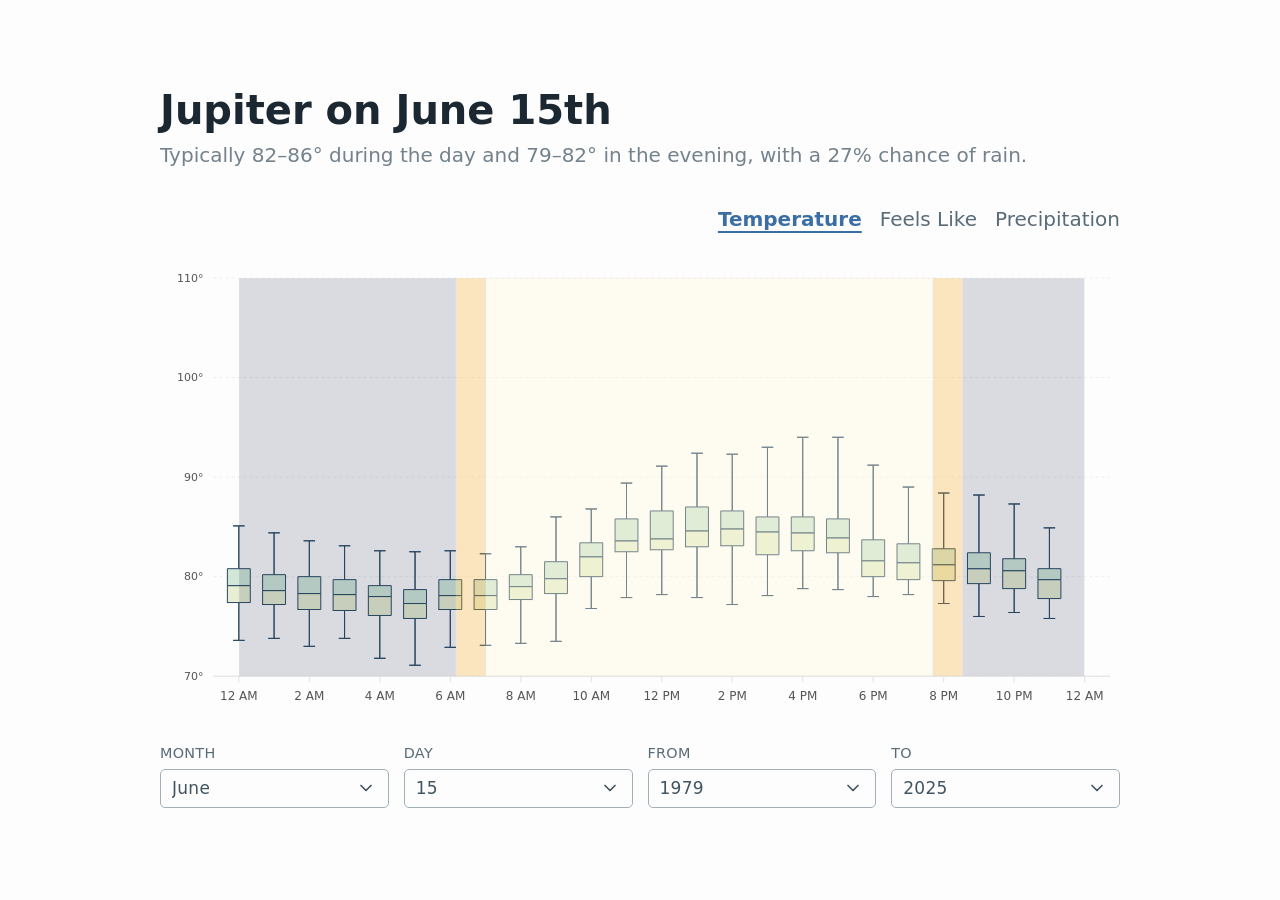
<file: explore-jupiter/index.html>
<html data-theme="light">
    <head>
        <meta charset="utf-8" />
        <meta name="viewport" content="width=device-width, initial-scale=1.0" />
        <title>Explore Jupiter Weather History</title>
        <link rel="stylesheet" href="../css/pico.min.css?v=f28054cf1601" />
        <link rel="stylesheet" href="../css/app.css?v=bac0d84acb75" />
        <style>
            .container {
                max-width: 960px;
            }
            /* Pico nav: plain right-aligned words, active one underlined. */
            .tabs {
                margin-top: 0.5rem;
                justify-content: flex-end;
            }
            /* nav.tabs beats Pico's default nav ul/li spacing so the last tab's
               right edge lines up with the content column (dropdowns / modal X). */
            nav.tabs ul {
                padding: 0;
                margin: 0;
                gap: 0.9rem;
            }
            nav.tabs li {
                padding: 0;
            }
            .tabs a {
                padding: 0.2rem 0;
                margin: 0;
                color: var(--secondary);
                text-decoration: none;
            }
            .tabs a:hover,
            .tabs a:focus {
                background: transparent;
                box-shadow: none;
                color: var(--color);
            }
            .tabs a.active {
                color: #3b6ea5;
                font-weight: 600;
                text-decoration: underline;
                text-underline-offset: 5px;
                text-decoration-thickness: 2px;
            }
            #chart {
                margin-top: 0.5rem;
            }
            /* Controls sit below the chart. */
            .controls {
                display: flex;
                flex-wrap: wrap;
                gap: 0.4rem 0.75rem;
                align-items: end;
                margin-top: 1rem;
            }
            /* Date (Month/Day) and range (From/To) each stay together, so when
               the row can't fit all four the range wraps as a unit (2 + 2). */
            .control-group {
                display: flex;
                gap: 0.4rem 0.75rem;
                flex: 1 1 15rem;
            }
            .controls label {
                flex: 1 1 7rem;
                margin: 0;
                font-size: 0.72rem;
                letter-spacing: 0.02em;
                text-transform: uppercase;
                color: var(--secondary);
            }
            .controls select {
                margin: 0.2rem 0 0;
                padding: 0.3rem 1.6rem 0.3rem 0.55rem;
                font-size: 0.85rem;
                height: auto;
                background-position: center right 0.6rem;
            }
            #hour-modal article {
                max-width: 820px;
                width: 90vw;
            }
            #hour-modal header {
                margin-bottom: 0.5rem;
            }
            .modal-tabs {
                justify-content: flex-end;
                margin: 0 0 0.25rem;
            }
            .modal-summary {
                color: var(--secondary);
                font-size: 0.9rem;
                margin: 0.5rem 0 0;
            }
            /* On phones, fit the whole page in the viewport (no scroll) so a
               touch on the plot is always a tap, never a fighting-with-scroll
               gesture. The chart flexes to fill whatever height is left. */
            @media (max-width: 600px) {
                html,
                body {
                    height: 100%;
                }
                .container {
                    display: flex;
                    flex-direction: column;
                    height: 100vh; /* fallback */
                    height: 100dvh; /* excludes the Safari toolbar */
                    padding: 0.5rem;
                }
                .container > hgroup {
                    margin: 0 0 0.25rem;
                    flex: 0 0 auto;
                }
                .container hgroup h1 {
                    font-size: 1.6rem;
                    margin-bottom: 0.1rem;
                }
                .container hgroup h2 {
                    font-size: 0.95rem;
                }
                .tabs {
                    margin-top: 0.25rem;
                    flex: 0 0 auto;
                }
                #chart {
                    flex: 1 1 auto;
                    min-height: 0; /* allow it to shrink to fit */
                    overflow: hidden; /* box height stays = flex size, not content */
                    margin: 0.25rem -0.5rem 0; /* bleed to the side edges */
                }
                .controls {
                    margin-top: 0.6rem;
                    flex: 0 0 auto;
                }
                #hour-modal article {
                    width: 96vw;
                    padding-left: 0.5rem;
                    padding-right: 0.5rem;
                }
                #modal-chart {
                    margin-left: -0.25rem;
                    margin-right: -0.25rem;
                }
            }
        </style>
    </head>
    <body>
        <main class="container">
            <hgroup>
                <h1>Jupiter on <b id="title-date">…</b></h1>
                <h2><span id="explainer">Loading…</span></h2>
            </hgroup>

            <nav class="tabs">
                <ul>
                    <li><a href="#" data-mode="temp" class="active">Temperature</a></li>
                    <li><a href="#" data-mode="feels">Feels Like</a></li>
                    <li><a href="#" data-mode="precip">Precipitation</a></li>
                </ul>
            </nav>

            <div id="chart"></div>

            <div class="controls">
                <div class="control-group">
                    <label>Month <select id="month"></select></label>
                    <label>Day <select id="day"></select></label>
                </div>
                <div class="control-group">
                    <label>From <select id="yearStart"></select></label>
                    <label>To <select id="yearEnd"></select></label>
                </div>
            </div>
        </main>

        <dialog id="hour-modal">
            <article>
                <header>
                    <a
                        href="#"
                        id="modal-close"
                        aria-label="Close"
                        class="close"
                    ></a>
                    <strong id="modal-title"></strong>
                </header>
                <nav class="tabs modal-tabs">
                    <ul>
                        <li><a href="#" data-mtab="dist" class="active">Distribution</a></li>
                        <li><a href="#" data-mtab="years">History</a></li>
                    </ul>
                </nav>
                <div id="modal-chart"></div>
                <p id="modal-summary" class="modal-summary"></p>
            </article>
        </dialog>

        <script src="../js/apexcharts.min.js?v=93e86e32b812"></script>
        <script src="../js/jupiter-temps.js?v=e1578e29e282"></script>
        <script src="../js/jupiter-feels.js?v=000ec5b7c168"></script>
        <script src="../js/jupiter-precip.js?v=08876c41cbf3"></script>
        <script>
            // Jupiter, FL — point the daylight math and header at this city.
            window.PLACE = { name: "Jupiter", lat: 26.931853, lon: -80.10237 };
        </script>
        <script src="../js/wedding.js?v=834e41eee092"></script>
    </body>
</html>
</file>
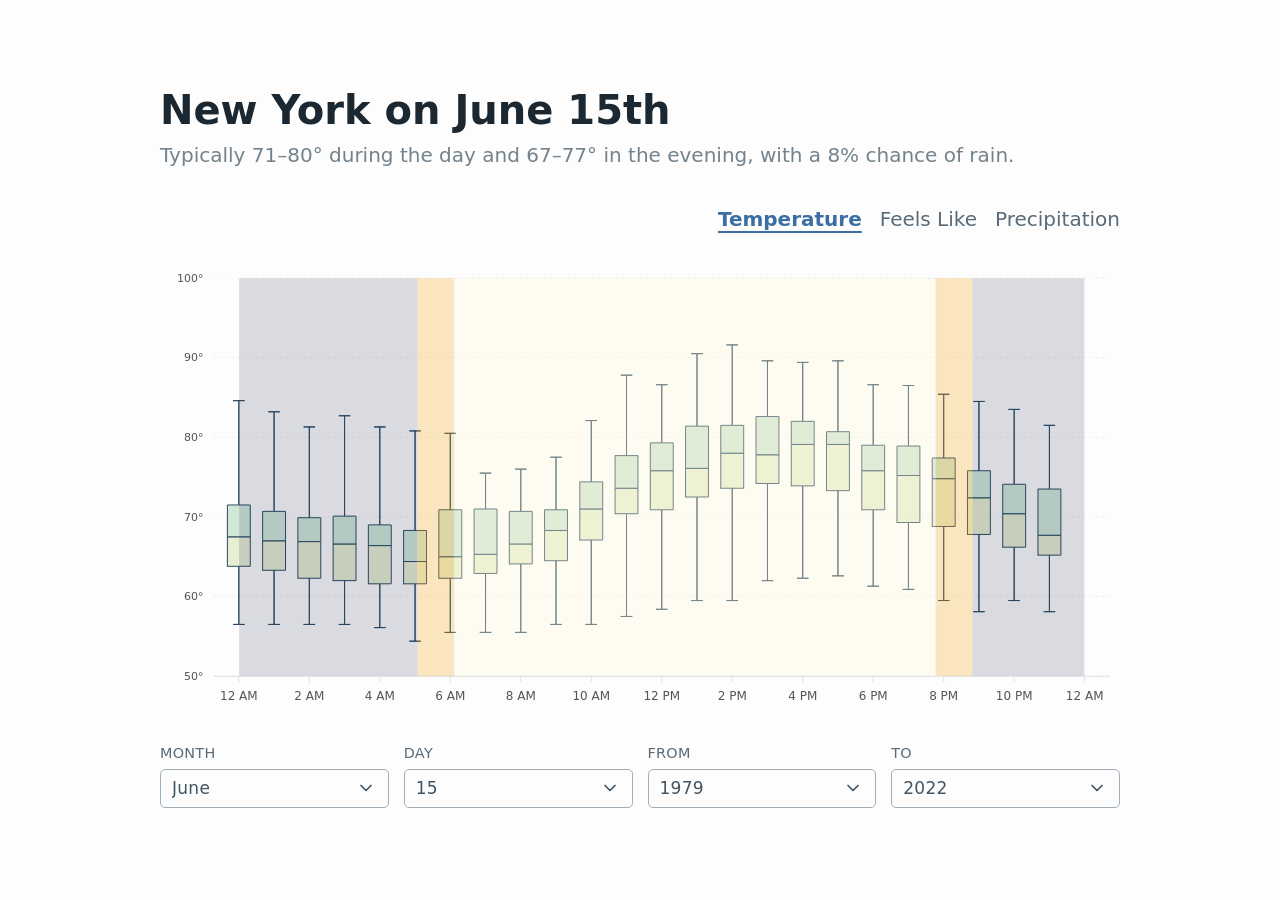
<file: explore/index.html>
<html data-theme="light">
    <head>
        <meta charset="utf-8" />
        <meta name="viewport" content="width=device-width, initial-scale=1.0" />
        <title>Explore NYC Weather History</title>
        <link rel="stylesheet" href="../css/pico.min.css?v=f28054cf1601" />
        <link rel="stylesheet" href="../css/app.css?v=bac0d84acb75" />
        <style>
            .container {
                max-width: 960px;
            }
            /* Pico nav: plain right-aligned words, active one underlined. */
            .tabs {
                margin-top: 0.5rem;
                justify-content: flex-end;
            }
            /* nav.tabs beats Pico's default nav ul/li spacing so the last tab's
               right edge lines up with the content column (dropdowns / modal X). */
            nav.tabs ul {
                padding: 0;
                margin: 0;
                gap: 0.9rem;
            }
            nav.tabs li {
                padding: 0;
            }
            .tabs a {
                padding: 0.2rem 0;
                margin: 0;
                color: var(--secondary);
                text-decoration: none;
            }
            .tabs a:hover,
            .tabs a:focus {
                background: transparent;
                box-shadow: none;
                color: var(--color);
            }
            .tabs a.active {
                color: #3b6ea5;
                font-weight: 600;
                text-decoration: underline;
                text-underline-offset: 5px;
                text-decoration-thickness: 2px;
            }
            #chart {
                margin-top: 0.5rem;
            }
            /* Controls sit below the chart. */
            .controls {
                display: flex;
                flex-wrap: wrap;
                gap: 0.4rem 0.75rem;
                align-items: end;
                margin-top: 1rem;
            }
            /* Date (Month/Day) and range (From/To) each stay together, so when
               the row can't fit all four the range wraps as a unit (2 + 2). */
            .control-group {
                display: flex;
                gap: 0.4rem 0.75rem;
                flex: 1 1 15rem;
            }
            .controls label {
                flex: 1 1 7rem;
                margin: 0;
                font-size: 0.72rem;
                letter-spacing: 0.02em;
                text-transform: uppercase;
                color: var(--secondary);
            }
            .controls select {
                margin: 0.2rem 0 0;
                padding: 0.3rem 1.6rem 0.3rem 0.55rem;
                font-size: 0.85rem;
                height: auto;
                background-position: center right 0.6rem;
            }
            #hour-modal article {
                max-width: 820px;
                width: 90vw;
            }
            #hour-modal header {
                margin-bottom: 0.5rem;
            }
            .modal-tabs {
                justify-content: flex-end;
                margin: 0 0 0.25rem;
            }
            .modal-summary {
                color: var(--secondary);
                font-size: 0.9rem;
                margin: 0.5rem 0 0;
            }
            /* On phones, fit the whole page in the viewport (no scroll) so a
               touch on the plot is always a tap, never a fighting-with-scroll
               gesture. The chart flexes to fill whatever height is left. */
            @media (max-width: 600px) {
                html,
                body {
                    height: 100%;
                }
                .container {
                    display: flex;
                    flex-direction: column;
                    height: 100vh; /* fallback */
                    height: 100dvh; /* excludes the Safari toolbar */
                    padding: 0.5rem;
                }
                .container > hgroup {
                    margin: 0 0 0.25rem;
                    flex: 0 0 auto;
                }
                .container hgroup h1 {
                    font-size: 1.6rem;
                    margin-bottom: 0.1rem;
                }
                .container hgroup h2 {
                    font-size: 0.95rem;
                }
                .tabs {
                    margin-top: 0.25rem;
                    flex: 0 0 auto;
                }
                #chart {
                    flex: 1 1 auto;
                    min-height: 0; /* allow it to shrink to fit */
                    overflow: hidden; /* box height stays = flex size, not content */
                    margin: 0.25rem -0.5rem 0; /* bleed to the side edges */
                }
                .controls {
                    margin-top: 0.6rem;
                    flex: 0 0 auto;
                }
                #hour-modal article {
                    width: 96vw;
                    padding-left: 0.5rem;
                    padding-right: 0.5rem;
                }
                #modal-chart {
                    margin-left: -0.25rem;
                    margin-right: -0.25rem;
                }
            }
        </style>
    </head>
    <body>
        <main class="container">
            <hgroup>
                <h1>New York on <b id="title-date">…</b></h1>
                <h2><span id="explainer">Loading…</span></h2>
            </hgroup>

            <nav class="tabs">
                <ul>
                    <li><a href="#" data-mode="temp" class="active">Temperature</a></li>
                    <li><a href="#" data-mode="feels">Feels Like</a></li>
                    <li><a href="#" data-mode="precip">Precipitation</a></li>
                </ul>
            </nav>

            <div id="chart"></div>

            <div class="controls">
                <div class="control-group">
                    <label>Month <select id="month"></select></label>
                    <label>Day <select id="day"></select></label>
                </div>
                <div class="control-group">
                    <label>From <select id="yearStart"></select></label>
                    <label>To <select id="yearEnd"></select></label>
                </div>
            </div>
        </main>

        <dialog id="hour-modal">
            <article>
                <header>
                    <a
                        href="#"
                        id="modal-close"
                        aria-label="Close"
                        class="close"
                    ></a>
                    <strong id="modal-title"></strong>
                </header>
                <nav class="tabs modal-tabs">
                    <ul>
                        <li><a href="#" data-mtab="dist" class="active">Distribution</a></li>
                        <li><a href="#" data-mtab="years">History</a></li>
                    </ul>
                </nav>
                <div id="modal-chart"></div>
                <p id="modal-summary" class="modal-summary"></p>
            </article>
        </dialog>

        <script src="../js/apexcharts.min.js?v=93e86e32b812"></script>
        <script src="../js/wedding-temps.js?v=1c5d351bd361"></script>
        <script src="../js/wedding-feels.js?v=56096efb73bd"></script>
        <script src="../js/wedding-precip.js?v=a7eaf82347c7"></script>
        <script src="../js/wedding.js?v=834e41eee092"></script>
    </body>
</html>
</file>
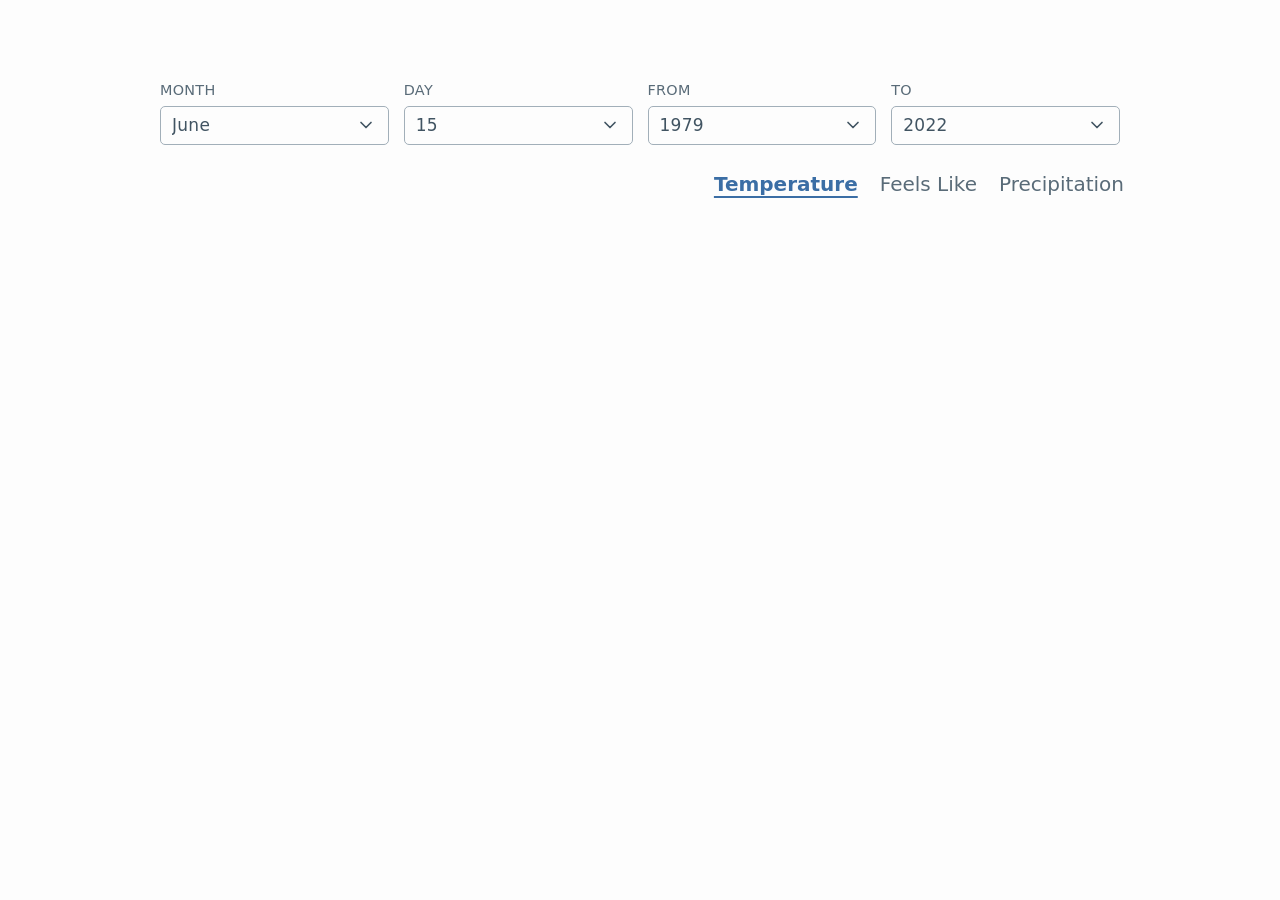
<file: wedding-planner/index.html>
<html data-theme="light">
    <head>
        <meta charset="utf-8" />
        <meta name="viewport" content="width=device-width, initial-scale=1.0" />
        <title>12seasons.nyc — wedding planner</title>
        <link rel="stylesheet" href="../css/pico.min.css" />
        <link rel="stylesheet" href="../css/app.css" />
        <style>
            .container {
                max-width: 960px;
            }
            .controls {
                display: flex;
                flex-wrap: wrap;
                gap: 0.4rem 0.75rem;
                align-items: end;
            }
            .controls label {
                flex: 1 1 7rem;
                margin: 0;
                font-size: 0.72rem;
                letter-spacing: 0.02em;
                text-transform: uppercase;
                color: var(--secondary);
            }
            .controls select {
                margin: 0.2rem 0 0;
                padding: 0.3rem 1.6rem 0.3rem 0.55rem;
                font-size: 0.85rem;
                height: auto;
                background-position: center right 0.6rem;
            }
            /* Pico nav: plain right-aligned words, active one underlined. */
            .tabs {
                margin-top: 0.5rem;
                justify-content: flex-end;
            }
            .tabs ul {
                padding: 0;
                margin: 0;
                gap: 0.5rem;
            }
            .tabs a {
                padding: 0.2rem 0.3rem;
                color: var(--secondary);
                text-decoration: none;
            }
            .tabs a:hover,
            .tabs a:focus {
                background: transparent;
                box-shadow: none;
                color: var(--color);
            }
            .tabs a.active {
                color: #3b6ea5;
                font-weight: 600;
                text-decoration: underline;
                text-underline-offset: 5px;
                text-decoration-thickness: 2px;
            }
            #chart {
                margin-top: 0.5rem;
            }
            .summary {
                color: var(--secondary);
                font-size: 0.95rem;
                margin: 0.25rem 0 0;
            }
            #hour-modal article {
                max-width: 820px;
                width: 90vw;
            }
            #hour-modal header {
                margin-bottom: 0.5rem;
            }
        </style>
    </head>
    <body>
        <main class="container">
            <div class="controls">
                <label>Month <select id="month"></select></label>
                <label>Day <select id="day"></select></label>
                <label>From <select id="yearStart"></select></label>
                <label>To <select id="yearEnd"></select></label>
            </div>

            <nav class="tabs">
                <ul>
                    <li><a href="#" data-mode="temp" class="active">Temperature</a></li>
                    <li><a href="#" data-mode="feels">Feels Like</a></li>
                    <li><a href="#" data-mode="precip">Precipitation</a></li>
                </ul>
            </nav>

            <div id="chart"></div>
            <p id="summary" class="summary"></p>
        </main>

        <dialog id="hour-modal">
            <article>
                <header>
                    <a
                        href="#"
                        id="modal-close"
                        aria-label="Close"
                        class="close"
                    ></a>
                    <strong id="modal-title"></strong>
                </header>
                <div id="modal-chart"></div>
            </article>
        </dialog>

        <script src="../js/apexcharts.min.js"></script>
        <script src="../js/wedding-temps.js"></script>
        <script src="../js/wedding-feels.js"></script>
        <script src="../js/wedding-precip.js"></script>
        <script src="../js/wedding.js"></script>
    </body>
</html>
</file>
<file: css/app.css>
:root:not([data-theme=dark]), [data-theme=light] {
  --background-color: #fdfdfd;
}

/* Make the site a little more narrow. */
@media (min-width:992px){
	.container{max-width:800px}
}
@media (min-width:1200px){
	.container{max-width:800px}
}

/* Class for the arrow. */
.you-are-here {
	display: none;
	background-color: red;
	color: white;
	padding: 0.2rem;
	padding-right: 0.5rem;
	vertical-align: center;
	border-radius: 0.2rem;
	font-weight: bold;
	margin-left: 1rem;
}

.current .you-are-here{
	display: inline;
}

/* Tweaks for the seasons tables in the methodology section. */
.seasons td {
	border: 1px solid var(--table-border-color);
	text-align: center;
	padding: 0px;
}

.seasons th {
	border: none;
	border: 1px solid var(--table-border-color);
}

.seasons thead th {
	text-align: center;
}

.seasons thead td {
	/* top corner only */
	border: none;
}

.seasons tbody th {
	text-align: right;
}

.seasons table tr:first-child td:first-child {
	border-top: none;
}

/* We just like a border sometimes. */
img {
	border: 1px solid var(--table-border-color);
}

blockquote {
	background-color: #fff3cd;
	border-left: 4px solid #ffc107;
	padding: 1rem;
	border-radius: 0.25rem;
	font-style: normal;
}

details summary {
	color: unset;
}

details {
	border: none;
}

/* When capturing, we want a little padding. Undo that padding with negative margin. */
#capture {
	padding: 1rem;
	margin: -1rem;
	letter-spacing: 0.01px;
}

/* Use the fancy SVGs instead of bullets. */
ul {
	padding-left: 0;
}

ul li {
	list-style-type: none;
}

#url {
	font-size: 0.8rem;
	text-align: center;
	color: var(--secondary);
}
</file>
<file: css/pico.min.css>
@charset "UTF-8";/*!
 * Pico.css v1.5.7 (https://picocss.com)
 * Copyright 2019-2023 - Licensed under MIT
 */:root{--font-family:system-ui,-apple-system,"Segoe UI","Roboto","Ubuntu","Cantarell","Noto Sans",sans-serif,"Apple Color Emoji","Segoe UI Emoji","Segoe UI Symbol","Noto Color Emoji";--line-height:1.5;--font-weight:400;--font-size:16px;--border-radius:0.25rem;--border-width:1px;--outline-width:3px;--spacing:1rem;--typography-spacing-vertical:1.5rem;--block-spacing-vertical:calc(var(--spacing) * 2);--block-spacing-horizontal:var(--spacing);--grid-spacing-vertical:0;--grid-spacing-horizontal:var(--spacing);--form-element-spacing-vertical:0.75rem;--form-element-spacing-horizontal:1rem;--nav-element-spacing-vertical:1rem;--nav-element-spacing-horizontal:0.5rem;--nav-link-spacing-vertical:0.5rem;--nav-link-spacing-horizontal:0.5rem;--form-label-font-weight:var(--font-weight);--transition:0.2s ease-in-out;--modal-overlay-backdrop-filter:blur(0.25rem)}@media (min-width:576px){:root{--font-size:17px}}@media (min-width:768px){:root{--font-size:18px}}@media (min-width:992px){:root{--font-size:19px}}@media (min-width:1200px){:root{--font-size:20px}}@media (min-width:576px){body>footer,body>header,body>main,section{--block-spacing-vertical:calc(var(--spacing) * 2.5)}}@media (min-width:768px){body>footer,body>header,body>main,section{--block-spacing-vertical:calc(var(--spacing) * 3)}}@media (min-width:992px){body>footer,body>header,body>main,section{--block-spacing-vertical:calc(var(--spacing) * 3.5)}}@media (min-width:1200px){body>footer,body>header,body>main,section{--block-spacing-vertical:calc(var(--spacing) * 4)}}@media (min-width:576px){article{--block-spacing-horizontal:calc(var(--spacing) * 1.25)}}@media (min-width:768px){article{--block-spacing-horizontal:calc(var(--spacing) * 1.5)}}@media (min-width:992px){article{--block-spacing-horizontal:calc(var(--spacing) * 1.75)}}@media (min-width:1200px){article{--block-spacing-horizontal:calc(var(--spacing) * 2)}}dialog>article{--block-spacing-vertical:calc(var(--spacing) * 2);--block-spacing-horizontal:var(--spacing)}@media (min-width:576px){dialog>article{--block-spacing-vertical:calc(var(--spacing) * 2.5);--block-spacing-horizontal:calc(var(--spacing) * 1.25)}}@media (min-width:768px){dialog>article{--block-spacing-vertical:calc(var(--spacing) * 3);--block-spacing-horizontal:calc(var(--spacing) * 1.5)}}a{--text-decoration:none}a.contrast,a.secondary{--text-decoration:underline}small{--font-size:0.875em}h1,h2,h3,h4,h5,h6{--font-weight:700}h1{--font-size:2rem;--typography-spacing-vertical:3rem}h2{--font-size:1.75rem;--typography-spacing-vertical:2.625rem}h3{--font-size:1.5rem;--typography-spacing-vertical:2.25rem}h4{--font-size:1.25rem;--typography-spacing-vertical:1.874rem}h5{--font-size:1.125rem;--typography-spacing-vertical:1.6875rem}[type=checkbox],[type=radio]{--border-width:2px}[type=checkbox][role=switch]{--border-width:3px}tfoot td,tfoot th,thead td,thead th{--border-width:3px}:not(thead,tfoot)>*>td{--font-size:0.875em}code,kbd,pre,samp{--font-family:"Menlo","Consolas","Roboto Mono","Ubuntu Monospace","Noto Mono","Oxygen Mono","Liberation Mono",monospace,"Apple Color Emoji","Segoe UI Emoji","Segoe UI Symbol","Noto Color Emoji"}kbd{--font-weight:bolder}:root:not([data-theme=dark]),[data-theme=light]{--background-color:#fff;--color:hsl(205deg, 20%, 32%);--h1-color:hsl(205deg, 30%, 15%);--h2-color:#24333e;--h3-color:hsl(205deg, 25%, 23%);--h4-color:#374956;--h5-color:hsl(205deg, 20%, 32%);--h6-color:#4d606d;--muted-color:hsl(205deg, 10%, 50%);--muted-border-color:hsl(205deg, 20%, 94%);--primary:hsl(195deg, 85%, 41%);--primary-hover:hsl(195deg, 90%, 32%);--primary-focus:rgba(16, 149, 193, 0.125);--primary-inverse:#fff;--secondary:hsl(205deg, 15%, 41%);--secondary-hover:hsl(205deg, 20%, 32%);--secondary-focus:rgba(89, 107, 120, 0.125);--secondary-inverse:#fff;--contrast:hsl(205deg, 30%, 15%);--contrast-hover:#000;--contrast-focus:rgba(89, 107, 120, 0.125);--contrast-inverse:#fff;--mark-background-color:#fff2ca;--mark-color:#543a26;--ins-color:#388e3c;--del-color:#c62828;--blockquote-border-color:var(--muted-border-color);--blockquote-footer-color:var(--muted-color);--button-box-shadow:0 0 0 rgba(0, 0, 0, 0);--button-hover-box-shadow:0 0 0 rgba(0, 0, 0, 0);--form-element-background-color:transparent;--form-element-border-color:hsl(205deg, 14%, 68%);--form-element-color:var(--color);--form-element-placeholder-color:var(--muted-color);--form-element-active-background-color:transparent;--form-element-active-border-color:var(--primary);--form-element-focus-color:var(--primary-focus);--form-element-disabled-background-color:hsl(205deg, 18%, 86%);--form-element-disabled-border-color:hsl(205deg, 14%, 68%);--form-element-disabled-opacity:0.5;--form-element-invalid-border-color:#c62828;--form-element-invalid-active-border-color:#d32f2f;--form-element-invalid-focus-color:rgba(211, 47, 47, 0.125);--form-element-valid-border-color:#388e3c;--form-element-valid-active-border-color:#43a047;--form-element-valid-focus-color:rgba(67, 160, 71, 0.125);--switch-background-color:hsl(205deg, 16%, 77%);--switch-color:var(--primary-inverse);--switch-checked-background-color:var(--primary);--range-border-color:hsl(205deg, 18%, 86%);--range-active-border-color:hsl(205deg, 16%, 77%);--range-thumb-border-color:var(--background-color);--range-thumb-color:var(--secondary);--range-thumb-hover-color:var(--secondary-hover);--range-thumb-active-color:var(--primary);--table-border-color:var(--muted-border-color);--table-row-stripped-background-color:#f6f8f9;--code-background-color:hsl(205deg, 20%, 94%);--code-color:var(--muted-color);--code-kbd-background-color:var(--contrast);--code-kbd-color:var(--contrast-inverse);--code-tag-color:hsl(330deg, 40%, 50%);--code-property-color:hsl(185deg, 40%, 40%);--code-value-color:hsl(40deg, 20%, 50%);--code-comment-color:hsl(205deg, 14%, 68%);--accordion-border-color:var(--muted-border-color);--accordion-close-summary-color:var(--color);--accordion-open-summary-color:var(--muted-color);--card-background-color:var(--background-color);--card-border-color:var(--muted-border-color);--card-box-shadow:0.0145rem 0.029rem 0.174rem rgba(27, 40, 50, 0.01698),0.0335rem 0.067rem 0.402rem rgba(27, 40, 50, 0.024),0.0625rem 0.125rem 0.75rem rgba(27, 40, 50, 0.03),0.1125rem 0.225rem 1.35rem rgba(27, 40, 50, 0.036),0.2085rem 0.417rem 2.502rem rgba(27, 40, 50, 0.04302),0.5rem 1rem 6rem rgba(27, 40, 50, 0.06),0 0 0 0.0625rem rgba(27, 40, 50, 0.015);--card-sectionning-background-color:#fbfbfc;--dropdown-background-color:#fbfbfc;--dropdown-border-color:#e1e6eb;--dropdown-box-shadow:var(--card-box-shadow);--dropdown-color:var(--color);--dropdown-hover-background-color:hsl(205deg, 20%, 94%);--modal-overlay-background-color:rgba(213, 220, 226, 0.7);--progress-background-color:hsl(205deg, 18%, 86%);--progress-color:var(--primary);--loading-spinner-opacity:0.5;--tooltip-background-color:var(--contrast);--tooltip-color:var(--contrast-inverse);--icon-checkbox:url("data:image/svg+xml,%3Csvg xmlns='http://www.w3.org/2000/svg' width='24' height='24' viewBox='0 0 24 24' fill='none' stroke='rgb(255, 255, 255)' stroke-width='4' stroke-linecap='round' stroke-linejoin='round'%3E%3Cpolyline points='20 6 9 17 4 12'%3E%3C/polyline%3E%3C/svg%3E");--icon-chevron:url("data:image/svg+xml,%3Csvg xmlns='http://www.w3.org/2000/svg' width='24' height='24' viewBox='0 0 24 24' fill='none' stroke='rgb(65, 84, 98)' stroke-width='2' stroke-linecap='round' stroke-linejoin='round'%3E%3Cpolyline points='6 9 12 15 18 9'%3E%3C/polyline%3E%3C/svg%3E");--icon-chevron-button:url("data:image/svg+xml,%3Csvg xmlns='http://www.w3.org/2000/svg' width='24' height='24' viewBox='0 0 24 24' fill='none' stroke='rgb(255, 255, 255)' stroke-width='2' stroke-linecap='round' stroke-linejoin='round'%3E%3Cpolyline points='6 9 12 15 18 9'%3E%3C/polyline%3E%3C/svg%3E");--icon-chevron-button-inverse:url("data:image/svg+xml,%3Csvg xmlns='http://www.w3.org/2000/svg' width='24' height='24' viewBox='0 0 24 24' fill='none' stroke='rgb(255, 255, 255)' stroke-width='2' stroke-linecap='round' stroke-linejoin='round'%3E%3Cpolyline points='6 9 12 15 18 9'%3E%3C/polyline%3E%3C/svg%3E");--icon-close:url("data:image/svg+xml,%3Csvg xmlns='http://www.w3.org/2000/svg' width='24' height='24' viewBox='0 0 24 24' fill='none' stroke='rgb(115, 130, 140)' stroke-width='4' stroke-linecap='round' stroke-linejoin='round'%3E%3Cline x1='18' y1='6' x2='6' y2='18'%3E%3C/line%3E%3Cline x1='6' y1='6' x2='18' y2='18'%3E%3C/line%3E%3C/svg%3E");--icon-date:url("data:image/svg+xml,%3Csvg xmlns='http://www.w3.org/2000/svg' width='24' height='24' viewBox='0 0 24 24' fill='none' stroke='rgb(65, 84, 98)' stroke-width='2' stroke-linecap='round' stroke-linejoin='round'%3E%3Crect x='3' y='4' width='18' height='18' rx='2' ry='2'%3E%3C/rect%3E%3Cline x1='16' y1='2' x2='16' y2='6'%3E%3C/line%3E%3Cline x1='8' y1='2' x2='8' y2='6'%3E%3C/line%3E%3Cline x1='3' y1='10' x2='21' y2='10'%3E%3C/line%3E%3C/svg%3E");--icon-invalid:url("data:image/svg+xml,%3Csvg xmlns='http://www.w3.org/2000/svg' width='24' height='24' viewBox='0 0 24 24' fill='none' stroke='rgb(198, 40, 40)' stroke-width='2' stroke-linecap='round' stroke-linejoin='round'%3E%3Ccircle cx='12' cy='12' r='10'%3E%3C/circle%3E%3Cline x1='12' y1='8' x2='12' y2='12'%3E%3C/line%3E%3Cline x1='12' y1='16' x2='12.01' y2='16'%3E%3C/line%3E%3C/svg%3E");--icon-minus:url("data:image/svg+xml,%3Csvg xmlns='http://www.w3.org/2000/svg' width='24' height='24' viewBox='0 0 24 24' fill='none' stroke='rgb(255, 255, 255)' stroke-width='4' stroke-linecap='round' stroke-linejoin='round'%3E%3Cline x1='5' y1='12' x2='19' y2='12'%3E%3C/line%3E%3C/svg%3E");--icon-search:url("data:image/svg+xml,%3Csvg xmlns='http://www.w3.org/2000/svg' width='24' height='24' viewBox='0 0 24 24' fill='none' stroke='rgb(65, 84, 98)' stroke-width='2' stroke-linecap='round' stroke-linejoin='round'%3E%3Ccircle cx='11' cy='11' r='8'%3E%3C/circle%3E%3Cline x1='21' y1='21' x2='16.65' y2='16.65'%3E%3C/line%3E%3C/svg%3E");--icon-time:url("data:image/svg+xml,%3Csvg xmlns='http://www.w3.org/2000/svg' width='24' height='24' viewBox='0 0 24 24' fill='none' stroke='rgb(65, 84, 98)' stroke-width='2' stroke-linecap='round' stroke-linejoin='round'%3E%3Ccircle cx='12' cy='12' r='10'%3E%3C/circle%3E%3Cpolyline points='12 6 12 12 16 14'%3E%3C/polyline%3E%3C/svg%3E");--icon-valid:url("data:image/svg+xml,%3Csvg xmlns='http://www.w3.org/2000/svg' width='24' height='24' viewBox='0 0 24 24' fill='none' stroke='rgb(56, 142, 60)' stroke-width='3' stroke-linecap='round' stroke-linejoin='round'%3E%3Cpolyline points='20 6 9 17 4 12'%3E%3C/polyline%3E%3C/svg%3E");color-scheme:light}@media only screen and (prefers-color-scheme:dark){:root:not([data-theme]){--background-color:#11191f;--color:hsl(205deg, 16%, 77%);--h1-color:hsl(205deg, 20%, 94%);--h2-color:#e1e6eb;--h3-color:hsl(205deg, 18%, 86%);--h4-color:#c8d1d8;--h5-color:hsl(205deg, 16%, 77%);--h6-color:#afbbc4;--muted-color:hsl(205deg, 10%, 50%);--muted-border-color:#1f2d38;--primary:hsl(195deg, 85%, 41%);--primary-hover:hsl(195deg, 80%, 50%);--primary-focus:rgba(16, 149, 193, 0.25);--primary-inverse:#fff;--secondary:hsl(205deg, 15%, 41%);--secondary-hover:hsl(205deg, 10%, 50%);--secondary-focus:rgba(115, 130, 140, 0.25);--secondary-inverse:#fff;--contrast:hsl(205deg, 20%, 94%);--contrast-hover:#fff;--contrast-focus:rgba(115, 130, 140, 0.25);--contrast-inverse:#000;--mark-background-color:#d1c284;--mark-color:#11191f;--ins-color:#388e3c;--del-color:#c62828;--blockquote-border-color:var(--muted-border-color);--blockquote-footer-color:var(--muted-color);--button-box-shadow:0 0 0 rgba(0, 0, 0, 0);--button-hover-box-shadow:0 0 0 rgba(0, 0, 0, 0);--form-element-background-color:#11191f;--form-element-border-color:#374956;--form-element-color:var(--color);--form-element-placeholder-color:var(--muted-color);--form-element-active-background-color:var(--form-element-background-color);--form-element-active-border-color:var(--primary);--form-element-focus-color:var(--primary-focus);--form-element-disabled-background-color:hsl(205deg, 25%, 23%);--form-element-disabled-border-color:hsl(205deg, 20%, 32%);--form-element-disabled-opacity:0.5;--form-element-invalid-border-color:#b71c1c;--form-element-invalid-active-border-color:#c62828;--form-element-invalid-focus-color:rgba(198, 40, 40, 0.25);--form-element-valid-border-color:#2e7d32;--form-element-valid-active-border-color:#388e3c;--form-element-valid-focus-color:rgba(56, 142, 60, 0.25);--switch-background-color:#374956;--switch-color:var(--primary-inverse);--switch-checked-background-color:var(--primary);--range-border-color:#24333e;--range-active-border-color:hsl(205deg, 25%, 23%);--range-thumb-border-color:var(--background-color);--range-thumb-color:var(--secondary);--range-thumb-hover-color:var(--secondary-hover);--range-thumb-active-color:var(--primary);--table-border-color:var(--muted-border-color);--table-row-stripped-background-color:rgba(115, 130, 140, 0.05);--code-background-color:#18232c;--code-color:var(--muted-color);--code-kbd-background-color:var(--contrast);--code-kbd-color:var(--contrast-inverse);--code-tag-color:hsl(330deg, 30%, 50%);--code-property-color:hsl(185deg, 30%, 50%);--code-value-color:hsl(40deg, 10%, 50%);--code-comment-color:#4d606d;--accordion-border-color:var(--muted-border-color);--accordion-active-summary-color:var(--primary);--accordion-close-summary-color:var(--color);--accordion-open-summary-color:var(--muted-color);--card-background-color:#141e26;--card-border-color:var(--card-background-color);--card-box-shadow:0.0145rem 0.029rem 0.174rem rgba(0, 0, 0, 0.01698),0.0335rem 0.067rem 0.402rem rgba(0, 0, 0, 0.024),0.0625rem 0.125rem 0.75rem rgba(0, 0, 0, 0.03),0.1125rem 0.225rem 1.35rem rgba(0, 0, 0, 0.036),0.2085rem 0.417rem 2.502rem rgba(0, 0, 0, 0.04302),0.5rem 1rem 6rem rgba(0, 0, 0, 0.06),0 0 0 0.0625rem rgba(0, 0, 0, 0.015);--card-sectionning-background-color:#18232c;--dropdown-background-color:hsl(205deg, 30%, 15%);--dropdown-border-color:#24333e;--dropdown-box-shadow:var(--card-box-shadow);--dropdown-color:var(--color);--dropdown-hover-background-color:rgba(36, 51, 62, 0.75);--modal-overlay-background-color:rgba(36, 51, 62, 0.8);--progress-background-color:#24333e;--progress-color:var(--primary);--loading-spinner-opacity:0.5;--tooltip-background-color:var(--contrast);--tooltip-color:var(--contrast-inverse);--icon-checkbox:url("data:image/svg+xml,%3Csvg xmlns='http://www.w3.org/2000/svg' width='24' height='24' viewBox='0 0 24 24' fill='none' stroke='rgb(255, 255, 255)' stroke-width='4' stroke-linecap='round' stroke-linejoin='round'%3E%3Cpolyline points='20 6 9 17 4 12'%3E%3C/polyline%3E%3C/svg%3E");--icon-chevron:url("data:image/svg+xml,%3Csvg xmlns='http://www.w3.org/2000/svg' width='24' height='24' viewBox='0 0 24 24' fill='none' stroke='rgb(162, 175, 185)' stroke-width='2' stroke-linecap='round' stroke-linejoin='round'%3E%3Cpolyline points='6 9 12 15 18 9'%3E%3C/polyline%3E%3C/svg%3E");--icon-chevron-button:url("data:image/svg+xml,%3Csvg xmlns='http://www.w3.org/2000/svg' width='24' height='24' viewBox='0 0 24 24' fill='none' stroke='rgb(255, 255, 255)' stroke-width='2' stroke-linecap='round' stroke-linejoin='round'%3E%3Cpolyline points='6 9 12 15 18 9'%3E%3C/polyline%3E%3C/svg%3E");--icon-chevron-button-inverse:url("data:image/svg+xml,%3Csvg xmlns='http://www.w3.org/2000/svg' width='24' height='24' viewBox='0 0 24 24' fill='none' stroke='rgb(0, 0, 0)' stroke-width='2' stroke-linecap='round' stroke-linejoin='round'%3E%3Cpolyline points='6 9 12 15 18 9'%3E%3C/polyline%3E%3C/svg%3E");--icon-close:url("data:image/svg+xml,%3Csvg xmlns='http://www.w3.org/2000/svg' width='24' height='24' viewBox='0 0 24 24' fill='none' stroke='rgb(115, 130, 140)' stroke-width='4' stroke-linecap='round' stroke-linejoin='round'%3E%3Cline x1='18' y1='6' x2='6' y2='18'%3E%3C/line%3E%3Cline x1='6' y1='6' x2='18' y2='18'%3E%3C/line%3E%3C/svg%3E");--icon-date:url("data:image/svg+xml,%3Csvg xmlns='http://www.w3.org/2000/svg' width='24' height='24' viewBox='0 0 24 24' fill='none' stroke='rgb(162, 175, 185)' stroke-width='2' stroke-linecap='round' stroke-linejoin='round'%3E%3Crect x='3' y='4' width='18' height='18' rx='2' ry='2'%3E%3C/rect%3E%3Cline x1='16' y1='2' x2='16' y2='6'%3E%3C/line%3E%3Cline x1='8' y1='2' x2='8' y2='6'%3E%3C/line%3E%3Cline x1='3' y1='10' x2='21' y2='10'%3E%3C/line%3E%3C/svg%3E");--icon-invalid:url("data:image/svg+xml,%3Csvg xmlns='http://www.w3.org/2000/svg' width='24' height='24' viewBox='0 0 24 24' fill='none' stroke='rgb(183, 28, 28)' stroke-width='2' stroke-linecap='round' stroke-linejoin='round'%3E%3Ccircle cx='12' cy='12' r='10'%3E%3C/circle%3E%3Cline x1='12' y1='8' x2='12' y2='12'%3E%3C/line%3E%3Cline x1='12' y1='16' x2='12.01' y2='16'%3E%3C/line%3E%3C/svg%3E");--icon-minus:url("data:image/svg+xml,%3Csvg xmlns='http://www.w3.org/2000/svg' width='24' height='24' viewBox='0 0 24 24' fill='none' stroke='rgb(255, 255, 255)' stroke-width='4' stroke-linecap='round' stroke-linejoin='round'%3E%3Cline x1='5' y1='12' x2='19' y2='12'%3E%3C/line%3E%3C/svg%3E");--icon-search:url("data:image/svg+xml,%3Csvg xmlns='http://www.w3.org/2000/svg' width='24' height='24' viewBox='0 0 24 24' fill='none' stroke='rgb(162, 175, 185)' stroke-width='2' stroke-linecap='round' stroke-linejoin='round'%3E%3Ccircle cx='11' cy='11' r='8'%3E%3C/circle%3E%3Cline x1='21' y1='21' x2='16.65' y2='16.65'%3E%3C/line%3E%3C/svg%3E");--icon-time:url("data:image/svg+xml,%3Csvg xmlns='http://www.w3.org/2000/svg' width='24' height='24' viewBox='0 0 24 24' fill='none' stroke='rgb(162, 175, 185)' stroke-width='2' stroke-linecap='round' stroke-linejoin='round'%3E%3Ccircle cx='12' cy='12' r='10'%3E%3C/circle%3E%3Cpolyline points='12 6 12 12 16 14'%3E%3C/polyline%3E%3C/svg%3E");--icon-valid:url("data:image/svg+xml,%3Csvg xmlns='http://www.w3.org/2000/svg' width='24' height='24' viewBox='0 0 24 24' fill='none' stroke='rgb(46, 125, 50)' stroke-width='3' stroke-linecap='round' stroke-linejoin='round'%3E%3Cpolyline points='20 6 9 17 4 12'%3E%3C/polyline%3E%3C/svg%3E");color-scheme:dark}}[data-theme=dark]{--background-color:#11191f;--color:hsl(205deg, 16%, 77%);--h1-color:hsl(205deg, 20%, 94%);--h2-color:#e1e6eb;--h3-color:hsl(205deg, 18%, 86%);--h4-color:#c8d1d8;--h5-color:hsl(205deg, 16%, 77%);--h6-color:#afbbc4;--muted-color:hsl(205deg, 10%, 50%);--muted-border-color:#1f2d38;--primary:hsl(195deg, 85%, 41%);--primary-hover:hsl(195deg, 80%, 50%);--primary-focus:rgba(16, 149, 193, 0.25);--primary-inverse:#fff;--secondary:hsl(205deg, 15%, 41%);--secondary-hover:hsl(205deg, 10%, 50%);--secondary-focus:rgba(115, 130, 140, 0.25);--secondary-inverse:#fff;--contrast:hsl(205deg, 20%, 94%);--contrast-hover:#fff;--contrast-focus:rgba(115, 130, 140, 0.25);--contrast-inverse:#000;--mark-background-color:#d1c284;--mark-color:#11191f;--ins-color:#388e3c;--del-color:#c62828;--blockquote-border-color:var(--muted-border-color);--blockquote-footer-color:var(--muted-color);--button-box-shadow:0 0 0 rgba(0, 0, 0, 0);--button-hover-box-shadow:0 0 0 rgba(0, 0, 0, 0);--form-element-background-color:#11191f;--form-element-border-color:#374956;--form-element-color:var(--color);--form-element-placeholder-color:var(--muted-color);--form-element-active-background-color:var(--form-element-background-color);--form-element-active-border-color:var(--primary);--form-element-focus-color:var(--primary-focus);--form-element-disabled-background-color:hsl(205deg, 25%, 23%);--form-element-disabled-border-color:hsl(205deg, 20%, 32%);--form-element-disabled-opacity:0.5;--form-element-invalid-border-color:#b71c1c;--form-element-invalid-active-border-color:#c62828;--form-element-invalid-focus-color:rgba(198, 40, 40, 0.25);--form-element-valid-border-color:#2e7d32;--form-element-valid-active-border-color:#388e3c;--form-element-valid-focus-color:rgba(56, 142, 60, 0.25);--switch-background-color:#374956;--switch-color:var(--primary-inverse);--switch-checked-background-color:var(--primary);--range-border-color:#24333e;--range-active-border-color:hsl(205deg, 25%, 23%);--range-thumb-border-color:var(--background-color);--range-thumb-color:var(--secondary);--range-thumb-hover-color:var(--secondary-hover);--range-thumb-active-color:var(--primary);--table-border-color:var(--muted-border-color);--table-row-stripped-background-color:rgba(115, 130, 140, 0.05);--code-background-color:#18232c;--code-color:var(--muted-color);--code-kbd-background-color:var(--contrast);--code-kbd-color:var(--contrast-inverse);--code-tag-color:hsl(330deg, 30%, 50%);--code-property-color:hsl(185deg, 30%, 50%);--code-value-color:hsl(40deg, 10%, 50%);--code-comment-color:#4d606d;--accordion-border-color:var(--muted-border-color);--accordion-active-summary-color:var(--primary);--accordion-close-summary-color:var(--color);--accordion-open-summary-color:var(--muted-color);--card-background-color:#141e26;--card-border-color:var(--card-background-color);--card-box-shadow:0.0145rem 0.029rem 0.174rem rgba(0, 0, 0, 0.01698),0.0335rem 0.067rem 0.402rem rgba(0, 0, 0, 0.024),0.0625rem 0.125rem 0.75rem rgba(0, 0, 0, 0.03),0.1125rem 0.225rem 1.35rem rgba(0, 0, 0, 0.036),0.2085rem 0.417rem 2.502rem rgba(0, 0, 0, 0.04302),0.5rem 1rem 6rem rgba(0, 0, 0, 0.06),0 0 0 0.0625rem rgba(0, 0, 0, 0.015);--card-sectionning-background-color:#18232c;--dropdown-background-color:hsl(205deg, 30%, 15%);--dropdown-border-color:#24333e;--dropdown-box-shadow:var(--card-box-shadow);--dropdown-color:var(--color);--dropdown-hover-background-color:rgba(36, 51, 62, 0.75);--modal-overlay-background-color:rgba(36, 51, 62, 0.8);--progress-background-color:#24333e;--progress-color:var(--primary);--loading-spinner-opacity:0.5;--tooltip-background-color:var(--contrast);--tooltip-color:var(--contrast-inverse);--icon-checkbox:url("data:image/svg+xml,%3Csvg xmlns='http://www.w3.org/2000/svg' width='24' height='24' viewBox='0 0 24 24' fill='none' stroke='rgb(255, 255, 255)' stroke-width='4' stroke-linecap='round' stroke-linejoin='round'%3E%3Cpolyline points='20 6 9 17 4 12'%3E%3C/polyline%3E%3C/svg%3E");--icon-chevron:url("data:image/svg+xml,%3Csvg xmlns='http://www.w3.org/2000/svg' width='24' height='24' viewBox='0 0 24 24' fill='none' stroke='rgb(162, 175, 185)' stroke-width='2' stroke-linecap='round' stroke-linejoin='round'%3E%3Cpolyline points='6 9 12 15 18 9'%3E%3C/polyline%3E%3C/svg%3E");--icon-chevron-button:url("data:image/svg+xml,%3Csvg xmlns='http://www.w3.org/2000/svg' width='24' height='24' viewBox='0 0 24 24' fill='none' stroke='rgb(255, 255, 255)' stroke-width='2' stroke-linecap='round' stroke-linejoin='round'%3E%3Cpolyline points='6 9 12 15 18 9'%3E%3C/polyline%3E%3C/svg%3E");--icon-chevron-button-inverse:url("data:image/svg+xml,%3Csvg xmlns='http://www.w3.org/2000/svg' width='24' height='24' viewBox='0 0 24 24' fill='none' stroke='rgb(0, 0, 0)' stroke-width='2' stroke-linecap='round' stroke-linejoin='round'%3E%3Cpolyline points='6 9 12 15 18 9'%3E%3C/polyline%3E%3C/svg%3E");--icon-close:url("data:image/svg+xml,%3Csvg xmlns='http://www.w3.org/2000/svg' width='24' height='24' viewBox='0 0 24 24' fill='none' stroke='rgb(115, 130, 140)' stroke-width='4' stroke-linecap='round' stroke-linejoin='round'%3E%3Cline x1='18' y1='6' x2='6' y2='18'%3E%3C/line%3E%3Cline x1='6' y1='6' x2='18' y2='18'%3E%3C/line%3E%3C/svg%3E");--icon-date:url("data:image/svg+xml,%3Csvg xmlns='http://www.w3.org/2000/svg' width='24' height='24' viewBox='0 0 24 24' fill='none' stroke='rgb(162, 175, 185)' stroke-width='2' stroke-linecap='round' stroke-linejoin='round'%3E%3Crect x='3' y='4' width='18' height='18' rx='2' ry='2'%3E%3C/rect%3E%3Cline x1='16' y1='2' x2='16' y2='6'%3E%3C/line%3E%3Cline x1='8' y1='2' x2='8' y2='6'%3E%3C/line%3E%3Cline x1='3' y1='10' x2='21' y2='10'%3E%3C/line%3E%3C/svg%3E");--icon-invalid:url("data:image/svg+xml,%3Csvg xmlns='http://www.w3.org/2000/svg' width='24' height='24' viewBox='0 0 24 24' fill='none' stroke='rgb(183, 28, 28)' stroke-width='2' stroke-linecap='round' stroke-linejoin='round'%3E%3Ccircle cx='12' cy='12' r='10'%3E%3C/circle%3E%3Cline x1='12' y1='8' x2='12' y2='12'%3E%3C/line%3E%3Cline x1='12' y1='16' x2='12.01' y2='16'%3E%3C/line%3E%3C/svg%3E");--icon-minus:url("data:image/svg+xml,%3Csvg xmlns='http://www.w3.org/2000/svg' width='24' height='24' viewBox='0 0 24 24' fill='none' stroke='rgb(255, 255, 255)' stroke-width='4' stroke-linecap='round' stroke-linejoin='round'%3E%3Cline x1='5' y1='12' x2='19' y2='12'%3E%3C/line%3E%3C/svg%3E");--icon-search:url("data:image/svg+xml,%3Csvg xmlns='http://www.w3.org/2000/svg' width='24' height='24' viewBox='0 0 24 24' fill='none' stroke='rgb(162, 175, 185)' stroke-width='2' stroke-linecap='round' stroke-linejoin='round'%3E%3Ccircle cx='11' cy='11' r='8'%3E%3C/circle%3E%3Cline x1='21' y1='21' x2='16.65' y2='16.65'%3E%3C/line%3E%3C/svg%3E");--icon-time:url("data:image/svg+xml,%3Csvg xmlns='http://www.w3.org/2000/svg' width='24' height='24' viewBox='0 0 24 24' fill='none' stroke='rgb(162, 175, 185)' stroke-width='2' stroke-linecap='round' stroke-linejoin='round'%3E%3Ccircle cx='12' cy='12' r='10'%3E%3C/circle%3E%3Cpolyline points='12 6 12 12 16 14'%3E%3C/polyline%3E%3C/svg%3E");--icon-valid:url("data:image/svg+xml,%3Csvg xmlns='http://www.w3.org/2000/svg' width='24' height='24' viewBox='0 0 24 24' fill='none' stroke='rgb(46, 125, 50)' stroke-width='3' stroke-linecap='round' stroke-linejoin='round'%3E%3Cpolyline points='20 6 9 17 4 12'%3E%3C/polyline%3E%3C/svg%3E");color-scheme:dark}[type=checkbox],[type=radio],[type=range],progress{accent-color:var(--primary)}*,::after,::before{box-sizing:border-box;background-repeat:no-repeat}::after,::before{text-decoration:inherit;vertical-align:inherit}:where(:root){-webkit-tap-highlight-color:transparent;-webkit-text-size-adjust:100%;-moz-text-size-adjust:100%;text-size-adjust:100%;background-color:var(--background-color);color:var(--color);font-weight:var(--font-weight);font-size:var(--font-size);line-height:var(--line-height);font-family:var(--font-family);text-rendering:optimizeLegibility;overflow-wrap:break-word;cursor:default;-moz-tab-size:4;-o-tab-size:4;tab-size:4}main{display:block}body{width:100%;margin:0}body>footer,body>header,body>main{width:100%;margin-right:auto;margin-left:auto;padding:var(--block-spacing-vertical) 0}.container,.container-fluid{width:100%;margin-right:auto;margin-left:auto;padding-right:var(--spacing);padding-left:var(--spacing)}@media (min-width:576px){.container{max-width:510px;padding-right:0;padding-left:0}}@media (min-width:768px){.container{max-width:700px}}@media (min-width:992px){.container{max-width:920px}}@media (min-width:1200px){.container{max-width:1130px}}section{margin-bottom:var(--block-spacing-vertical)}.grid{grid-column-gap:var(--grid-spacing-horizontal);grid-row-gap:var(--grid-spacing-vertical);display:grid;grid-template-columns:1fr;margin:0}@media (min-width:992px){.grid{grid-template-columns:repeat(auto-fit,minmax(0%,1fr))}}.grid>*{min-width:0}figure{display:block;margin:0;padding:0;overflow-x:auto}figure figcaption{padding:calc(var(--spacing) * .5) 0;color:var(--muted-color)}b,strong{font-weight:bolder}sub,sup{position:relative;font-size:.75em;line-height:0;vertical-align:baseline}sub{bottom:-.25em}sup{top:-.5em}address,blockquote,dl,figure,form,ol,p,pre,table,ul{margin-top:0;margin-bottom:var(--typography-spacing-vertical);color:var(--color);font-style:normal;font-weight:var(--font-weight);font-size:var(--font-size)}[role=link],a{--color:var(--primary);--background-color:transparent;outline:0;background-color:var(--background-color);color:var(--color);-webkit-text-decoration:var(--text-decoration);text-decoration:var(--text-decoration);transition:background-color var(--transition),color var(--transition),box-shadow var(--transition),-webkit-text-decoration var(--transition);transition:background-color var(--transition),color var(--transition),text-decoration var(--transition),box-shadow var(--transition);transition:background-color var(--transition),color var(--transition),text-decoration var(--transition),box-shadow var(--transition),-webkit-text-decoration var(--transition)}[role=link]:is([aria-current],:hover,:active,:focus),a:is([aria-current],:hover,:active,:focus){--color:var(--primary-hover);--text-decoration:underline}[role=link]:focus,a:focus{--background-color:var(--primary-focus)}[role=link].secondary,a.secondary{--color:var(--secondary)}[role=link].secondary:is([aria-current],:hover,:active,:focus),a.secondary:is([aria-current],:hover,:active,:focus){--color:var(--secondary-hover)}[role=link].secondary:focus,a.secondary:focus{--background-color:var(--secondary-focus)}[role=link].contrast,a.contrast{--color:var(--contrast)}[role=link].contrast:is([aria-current],:hover,:active,:focus),a.contrast:is([aria-current],:hover,:active,:focus){--color:var(--contrast-hover)}[role=link].contrast:focus,a.contrast:focus{--background-color:var(--contrast-focus)}h1,h2,h3,h4,h5,h6{margin-top:0;margin-bottom:var(--typography-spacing-vertical);color:var(--color);font-weight:var(--font-weight);font-size:var(--font-size);font-family:var(--font-family)}h1{--color:var(--h1-color)}h2{--color:var(--h2-color)}h3{--color:var(--h3-color)}h4{--color:var(--h4-color)}h5{--color:var(--h5-color)}h6{--color:var(--h6-color)}:where(address,blockquote,dl,figure,form,ol,p,pre,table,ul)~:is(h1,h2,h3,h4,h5,h6){margin-top:var(--typography-spacing-vertical)}.headings,hgroup{margin-bottom:var(--typography-spacing-vertical)}.headings>*,hgroup>*{margin-bottom:0}.headings>:last-child,hgroup>:last-child{--color:var(--muted-color);--font-weight:unset;font-size:1rem;font-family:unset}p{margin-bottom:var(--typography-spacing-vertical)}small{font-size:var(--font-size)}:where(dl,ol,ul){padding-right:0;padding-left:var(--spacing);-webkit-padding-start:var(--spacing);padding-inline-start:var(--spacing);-webkit-padding-end:0;padding-inline-end:0}:where(dl,ol,ul) li{margin-bottom:calc(var(--typography-spacing-vertical) * .25)}:where(dl,ol,ul) :is(dl,ol,ul){margin:0;margin-top:calc(var(--typography-spacing-vertical) * .25)}ul li{list-style:square}mark{padding:.125rem .25rem;background-color:var(--mark-background-color);color:var(--mark-color);vertical-align:baseline}blockquote{display:block;margin:var(--typography-spacing-vertical) 0;padding:var(--spacing);border-right:none;border-left:.25rem solid var(--blockquote-border-color);-webkit-border-start:0.25rem solid var(--blockquote-border-color);border-inline-start:0.25rem solid var(--blockquote-border-color);-webkit-border-end:none;border-inline-end:none}blockquote footer{margin-top:calc(var(--typography-spacing-vertical) * .5);color:var(--blockquote-footer-color)}abbr[title]{border-bottom:1px dotted;text-decoration:none;cursor:help}ins{color:var(--ins-color);text-decoration:none}del{color:var(--del-color)}::-moz-selection{background-color:var(--primary-focus)}::selection{background-color:var(--primary-focus)}:where(audio,canvas,iframe,img,svg,video){vertical-align:middle}audio,video{display:inline-block}audio:not([controls]){display:none;height:0}:where(iframe){border-style:none}img{max-width:100%;height:auto;border-style:none}:where(svg:not([fill])){fill:currentColor}svg:not(:root){overflow:hidden}button{margin:0;overflow:visible;font-family:inherit;text-transform:none}[type=button],[type=reset],[type=submit],button{-webkit-appearance:button}button{display:block;width:100%;margin-bottom:var(--spacing)}[role=button]{display:inline-block;text-decoration:none}[role=button],button,input[type=button],input[type=reset],input[type=submit]{--background-color:var(--primary);--border-color:var(--primary);--color:var(--primary-inverse);--box-shadow:var(--button-box-shadow, 0 0 0 rgba(0, 0, 0, 0));padding:var(--form-element-spacing-vertical) var(--form-element-spacing-horizontal);border:var(--border-width) solid var(--border-color);border-radius:var(--border-radius);outline:0;background-color:var(--background-color);box-shadow:var(--box-shadow);color:var(--color);font-weight:var(--font-weight);font-size:1rem;line-height:var(--line-height);text-align:center;cursor:pointer;transition:background-color var(--transition),border-color var(--transition),color var(--transition),box-shadow var(--transition)}[role=button]:is([aria-current],:hover,:active,:focus),button:is([aria-current],:hover,:active,:focus),input[type=button]:is([aria-current],:hover,:active,:focus),input[type=reset]:is([aria-current],:hover,:active,:focus),input[type=submit]:is([aria-current],:hover,:active,:focus){--background-color:var(--primary-hover);--border-color:var(--primary-hover);--box-shadow:var(--button-hover-box-shadow, 0 0 0 rgba(0, 0, 0, 0));--color:var(--primary-inverse)}[role=button]:focus,button:focus,input[type=button]:focus,input[type=reset]:focus,input[type=submit]:focus{--box-shadow:var(--button-hover-box-shadow, 0 0 0 rgba(0, 0, 0, 0)),0 0 0 var(--outline-width) var(--primary-focus)}:is(button,input[type=submit],input[type=button],[role=button]).secondary,input[type=reset]{--background-color:var(--secondary);--border-color:var(--secondary);--color:var(--secondary-inverse);cursor:pointer}:is(button,input[type=submit],input[type=button],[role=button]).secondary:is([aria-current],:hover,:active,:focus),input[type=reset]:is([aria-current],:hover,:active,:focus){--background-color:var(--secondary-hover);--border-color:var(--secondary-hover);--color:var(--secondary-inverse)}:is(button,input[type=submit],input[type=button],[role=button]).secondary:focus,input[type=reset]:focus{--box-shadow:var(--button-hover-box-shadow, 0 0 0 rgba(0, 0, 0, 0)),0 0 0 var(--outline-width) var(--secondary-focus)}:is(button,input[type=submit],input[type=button],[role=button]).contrast{--background-color:var(--contrast);--border-color:var(--contrast);--color:var(--contrast-inverse)}:is(button,input[type=submit],input[type=button],[role=button]).contrast:is([aria-current],:hover,:active,:focus){--background-color:var(--contrast-hover);--border-color:var(--contrast-hover);--color:var(--contrast-inverse)}:is(button,input[type=submit],input[type=button],[role=button]).contrast:focus{--box-shadow:var(--button-hover-box-shadow, 0 0 0 rgba(0, 0, 0, 0)),0 0 0 var(--outline-width) var(--contrast-focus)}:is(button,input[type=submit],input[type=button],[role=button]).outline,input[type=reset].outline{--background-color:transparent;--color:var(--primary)}:is(button,input[type=submit],input[type=button],[role=button]).outline:is([aria-current],:hover,:active,:focus),input[type=reset].outline:is([aria-current],:hover,:active,:focus){--background-color:transparent;--color:var(--primary-hover)}:is(button,input[type=submit],input[type=button],[role=button]).outline.secondary,input[type=reset].outline{--color:var(--secondary)}:is(button,input[type=submit],input[type=button],[role=button]).outline.secondary:is([aria-current],:hover,:active,:focus),input[type=reset].outline:is([aria-current],:hover,:active,:focus){--color:var(--secondary-hover)}:is(button,input[type=submit],input[type=button],[role=button]).outline.contrast{--color:var(--contrast)}:is(button,input[type=submit],input[type=button],[role=button]).outline.contrast:is([aria-current],:hover,:active,:focus){--color:var(--contrast-hover)}:where(button,[type=submit],[type=button],[type=reset],[role=button])[disabled],:where(fieldset[disabled]) :is(button,[type=submit],[type=button],[type=reset],[role=button]),a[role=button]:not([href]){opacity:.5;pointer-events:none}input,optgroup,select,textarea{margin:0;font-size:1rem;line-height:var(--line-height);font-family:inherit;letter-spacing:inherit}input{overflow:visible}select{text-transform:none}legend{max-width:100%;padding:0;color:inherit;white-space:normal}textarea{overflow:auto}[type=checkbox],[type=radio]{padding:0}::-webkit-inner-spin-button,::-webkit-outer-spin-button{height:auto}[type=search]{-webkit-appearance:textfield;outline-offset:-2px}[type=search]::-webkit-search-decoration{-webkit-appearance:none}::-webkit-file-upload-button{-webkit-appearance:button;font:inherit}::-moz-focus-inner{padding:0;border-style:none}:-moz-focusring{outline:0}:-moz-ui-invalid{box-shadow:none}::-ms-expand{display:none}[type=file],[type=range]{padding:0;border-width:0}input:not([type=checkbox],[type=radio],[type=range]){height:calc(1rem * var(--line-height) + var(--form-element-spacing-vertical) * 2 + var(--border-width) * 2)}fieldset{margin:0;margin-bottom:var(--spacing);padding:0;border:0}fieldset legend,label{display:block;margin-bottom:calc(var(--spacing) * .25);font-weight:var(--form-label-font-weight,var(--font-weight))}input:not([type=checkbox],[type=radio]),select,textarea{width:100%}input:not([type=checkbox],[type=radio],[type=range],[type=file]),select,textarea{-webkit-appearance:none;-moz-appearance:none;appearance:none;padding:var(--form-element-spacing-vertical) var(--form-element-spacing-horizontal)}input,select,textarea{--background-color:var(--form-element-background-color);--border-color:var(--form-element-border-color);--color:var(--form-element-color);--box-shadow:none;border:var(--border-width) solid var(--border-color);border-radius:var(--border-radius);outline:0;background-color:var(--background-color);box-shadow:var(--box-shadow);color:var(--color);font-weight:var(--font-weight);transition:background-color var(--transition),border-color var(--transition),color var(--transition),box-shadow var(--transition)}:where(select,textarea):is(:active,:focus),input:not([type=submit],[type=button],[type=reset],[type=checkbox],[type=radio],[readonly]):is(:active,:focus){--background-color:var(--form-element-active-background-color)}:where(select,textarea):is(:active,:focus),input:not([type=submit],[type=button],[type=reset],[role=switch],[readonly]):is(:active,:focus){--border-color:var(--form-element-active-border-color)}input:not([type=submit],[type=button],[type=reset],[type=range],[type=file],[readonly]):focus,select:focus,textarea:focus{--box-shadow:0 0 0 var(--outline-width) var(--form-element-focus-color)}:where(fieldset[disabled]) :is(input:not([type=submit],[type=button],[type=reset]),select,textarea),input:not([type=submit],[type=button],[type=reset])[disabled],select[disabled],textarea[disabled]{--background-color:var(--form-element-disabled-background-color);--border-color:var(--form-element-disabled-border-color);opacity:var(--form-element-disabled-opacity);pointer-events:none}:where(input,select,textarea):not([type=checkbox],[type=radio],[type=date],[type=datetime-local],[type=month],[type=time],[type=week])[aria-invalid]{padding-right:calc(var(--form-element-spacing-horizontal) + 1.5rem)!important;padding-left:var(--form-element-spacing-horizontal);-webkit-padding-start:var(--form-element-spacing-horizontal)!important;padding-inline-start:var(--form-element-spacing-horizontal)!important;-webkit-padding-end:calc(var(--form-element-spacing-horizontal) + 1.5rem)!important;padding-inline-end:calc(var(--form-element-spacing-horizontal) + 1.5rem)!important;background-position:center right .75rem;background-size:1rem auto;background-repeat:no-repeat}:where(input,select,textarea):not([type=checkbox],[type=radio],[type=date],[type=datetime-local],[type=month],[type=time],[type=week])[aria-invalid=false]{background-image:var(--icon-valid)}:where(input,select,textarea):not([type=checkbox],[type=radio],[type=date],[type=datetime-local],[type=month],[type=time],[type=week])[aria-invalid=true]{background-image:var(--icon-invalid)}:where(input,select,textarea)[aria-invalid=false]{--border-color:var(--form-element-valid-border-color)}:where(input,select,textarea)[aria-invalid=false]:is(:active,:focus){--border-color:var(--form-element-valid-active-border-color)!important;--box-shadow:0 0 0 var(--outline-width) var(--form-element-valid-focus-color)!important}:where(input,select,textarea)[aria-invalid=true]{--border-color:var(--form-element-invalid-border-color)}:where(input,select,textarea)[aria-invalid=true]:is(:active,:focus){--border-color:var(--form-element-invalid-active-border-color)!important;--box-shadow:0 0 0 var(--outline-width) var(--form-element-invalid-focus-color)!important}[dir=rtl] :where(input,select,textarea):not([type=checkbox],[type=radio]):is([aria-invalid],[aria-invalid=true],[aria-invalid=false]){background-position:center left .75rem}input::-webkit-input-placeholder,input::placeholder,select:invalid,textarea::-webkit-input-placeholder,textarea::placeholder{color:var(--form-element-placeholder-color);opacity:1}input:not([type=checkbox],[type=radio]),select,textarea{margin-bottom:var(--spacing)}select::-ms-expand{border:0;background-color:transparent}select:not([multiple],[size]){padding-right:calc(var(--form-element-spacing-horizontal) + 1.5rem);padding-left:var(--form-element-spacing-horizontal);-webkit-padding-start:var(--form-element-spacing-horizontal);padding-inline-start:var(--form-element-spacing-horizontal);-webkit-padding-end:calc(var(--form-element-spacing-horizontal) + 1.5rem);padding-inline-end:calc(var(--form-element-spacing-horizontal) + 1.5rem);background-image:var(--icon-chevron);background-position:center right .75rem;background-size:1rem auto;background-repeat:no-repeat}[dir=rtl] select:not([multiple],[size]){background-position:center left .75rem}:where(input,select,textarea,.grid)+small{display:block;width:100%;margin-top:calc(var(--spacing) * -.75);margin-bottom:var(--spacing);color:var(--muted-color)}label>:where(input,select,textarea){margin-top:calc(var(--spacing) * .25)}[type=checkbox],[type=radio]{-webkit-appearance:none;-moz-appearance:none;appearance:none;width:1.25em;height:1.25em;margin-top:-.125em;margin-right:.375em;margin-left:0;-webkit-margin-start:0;margin-inline-start:0;-webkit-margin-end:.375em;margin-inline-end:.375em;border-width:var(--border-width);font-size:inherit;vertical-align:middle;cursor:pointer}[type=checkbox]::-ms-check,[type=radio]::-ms-check{display:none}[type=checkbox]:checked,[type=checkbox]:checked:active,[type=checkbox]:checked:focus,[type=radio]:checked,[type=radio]:checked:active,[type=radio]:checked:focus{--background-color:var(--primary);--border-color:var(--primary);background-image:var(--icon-checkbox);background-position:center;background-size:.75em auto;background-repeat:no-repeat}[type=checkbox]~label,[type=radio]~label{display:inline-block;margin-right:.375em;margin-bottom:0;cursor:pointer}[type=checkbox]:indeterminate{--background-color:var(--primary);--border-color:var(--primary);background-image:var(--icon-minus);background-position:center;background-size:.75em auto;background-repeat:no-repeat}[type=radio]{border-radius:50%}[type=radio]:checked,[type=radio]:checked:active,[type=radio]:checked:focus{--background-color:var(--primary-inverse);border-width:.35em;background-image:none}[type=checkbox][role=switch]{--background-color:var(--switch-background-color);--border-color:var(--switch-background-color);--color:var(--switch-color);width:2.25em;height:1.25em;border:var(--border-width) solid var(--border-color);border-radius:1.25em;background-color:var(--background-color);line-height:1.25em}[type=checkbox][role=switch]:focus{--background-color:var(--switch-background-color);--border-color:var(--switch-background-color)}[type=checkbox][role=switch]:checked{--background-color:var(--switch-checked-background-color);--border-color:var(--switch-checked-background-color)}[type=checkbox][role=switch]:before{display:block;width:calc(1.25em - (var(--border-width) * 2));height:100%;border-radius:50%;background-color:var(--color);content:"";transition:margin .1s ease-in-out}[type=checkbox][role=switch]:checked{background-image:none}[type=checkbox][role=switch]:checked::before{margin-left:calc(1.125em - var(--border-width));-webkit-margin-start:calc(1.125em - var(--border-width));margin-inline-start:calc(1.125em - var(--border-width))}[type=checkbox]:checked[aria-invalid=false],[type=checkbox][aria-invalid=false],[type=checkbox][role=switch]:checked[aria-invalid=false],[type=checkbox][role=switch][aria-invalid=false],[type=radio]:checked[aria-invalid=false],[type=radio][aria-invalid=false]{--border-color:var(--form-element-valid-border-color)}[type=checkbox]:checked[aria-invalid=true],[type=checkbox][aria-invalid=true],[type=checkbox][role=switch]:checked[aria-invalid=true],[type=checkbox][role=switch][aria-invalid=true],[type=radio]:checked[aria-invalid=true],[type=radio][aria-invalid=true]{--border-color:var(--form-element-invalid-border-color)}[type=color]::-webkit-color-swatch-wrapper{padding:0}[type=color]::-moz-focus-inner{padding:0}[type=color]::-webkit-color-swatch{border:0;border-radius:calc(var(--border-radius) * .5)}[type=color]::-moz-color-swatch{border:0;border-radius:calc(var(--border-radius) * .5)}input:not([type=checkbox],[type=radio],[type=range],[type=file]):is([type=date],[type=datetime-local],[type=month],[type=time],[type=week]){--icon-position:0.75rem;--icon-width:1rem;padding-right:calc(var(--icon-width) + var(--icon-position));background-image:var(--icon-date);background-position:center right var(--icon-position);background-size:var(--icon-width) auto;background-repeat:no-repeat}input:not([type=checkbox],[type=radio],[type=range],[type=file])[type=time]{background-image:var(--icon-time)}[type=date]::-webkit-calendar-picker-indicator,[type=datetime-local]::-webkit-calendar-picker-indicator,[type=month]::-webkit-calendar-picker-indicator,[type=time]::-webkit-calendar-picker-indicator,[type=week]::-webkit-calendar-picker-indicator{width:var(--icon-width);margin-right:calc(var(--icon-width) * -1);margin-left:var(--icon-position);opacity:0}[dir=rtl] :is([type=date],[type=datetime-local],[type=month],[type=time],[type=week]){text-align:right}[type=file]{--color:var(--muted-color);padding:calc(var(--form-element-spacing-vertical) * .5) 0;border:0;border-radius:0;background:0 0}[type=file]::file-selector-button{--background-color:var(--secondary);--border-color:var(--secondary);--color:var(--secondary-inverse);margin-right:calc(var(--spacing)/ 2);margin-left:0;-webkit-margin-start:0;margin-inline-start:0;-webkit-margin-end:calc(var(--spacing)/ 2);margin-inline-end:calc(var(--spacing)/ 2);padding:calc(var(--form-element-spacing-vertical) * .5) calc(var(--form-element-spacing-horizontal) * .5);border:var(--border-width) solid var(--border-color);border-radius:var(--border-radius);outline:0;background-color:var(--background-color);box-shadow:var(--box-shadow);color:var(--color);font-weight:var(--font-weight);font-size:1rem;line-height:var(--line-height);text-align:center;cursor:pointer;transition:background-color var(--transition),border-color var(--transition),color var(--transition),box-shadow var(--transition)}[type=file]::file-selector-button:is(:hover,:active,:focus){--background-color:var(--secondary-hover);--border-color:var(--secondary-hover)}[type=file]::-webkit-file-upload-button{--background-color:var(--secondary);--border-color:var(--secondary);--color:var(--secondary-inverse);margin-right:calc(var(--spacing)/ 2);margin-left:0;-webkit-margin-start:0;margin-inline-start:0;-webkit-margin-end:calc(var(--spacing)/ 2);margin-inline-end:calc(var(--spacing)/ 2);padding:calc(var(--form-element-spacing-vertical) * .5) calc(var(--form-element-spacing-horizontal) * .5);border:var(--border-width) solid var(--border-color);border-radius:var(--border-radius);outline:0;background-color:var(--background-color);box-shadow:var(--box-shadow);color:var(--color);font-weight:var(--font-weight);font-size:1rem;line-height:var(--line-height);text-align:center;cursor:pointer;-webkit-transition:background-color var(--transition),border-color var(--transition),color var(--transition),box-shadow var(--transition);transition:background-color var(--transition),border-color var(--transition),color var(--transition),box-shadow var(--transition)}[type=file]::-webkit-file-upload-button:is(:hover,:active,:focus){--background-color:var(--secondary-hover);--border-color:var(--secondary-hover)}[type=file]::-ms-browse{--background-color:var(--secondary);--border-color:var(--secondary);--color:var(--secondary-inverse);margin-right:calc(var(--spacing)/ 2);margin-left:0;margin-inline-start:0;margin-inline-end:calc(var(--spacing)/ 2);padding:calc(var(--form-element-spacing-vertical) * .5) calc(var(--form-element-spacing-horizontal) * .5);border:var(--border-width) solid var(--border-color);border-radius:var(--border-radius);outline:0;background-color:var(--background-color);box-shadow:var(--box-shadow);color:var(--color);font-weight:var(--font-weight);font-size:1rem;line-height:var(--line-height);text-align:center;cursor:pointer;-ms-transition:background-color var(--transition),border-color var(--transition),color var(--transition),box-shadow var(--transition);transition:background-color var(--transition),border-color var(--transition),color var(--transition),box-shadow var(--transition)}[type=file]::-ms-browse:is(:hover,:active,:focus){--background-color:var(--secondary-hover);--border-color:var(--secondary-hover)}[type=range]{-webkit-appearance:none;-moz-appearance:none;appearance:none;width:100%;height:1.25rem;background:0 0}[type=range]::-webkit-slider-runnable-track{width:100%;height:.25rem;border-radius:var(--border-radius);background-color:var(--range-border-color);-webkit-transition:background-color var(--transition),box-shadow var(--transition);transition:background-color var(--transition),box-shadow var(--transition)}[type=range]::-moz-range-track{width:100%;height:.25rem;border-radius:var(--border-radius);background-color:var(--range-border-color);-moz-transition:background-color var(--transition),box-shadow var(--transition);transition:background-color var(--transition),box-shadow var(--transition)}[type=range]::-ms-track{width:100%;height:.25rem;border-radius:var(--border-radius);background-color:var(--range-border-color);-ms-transition:background-color var(--transition),box-shadow var(--transition);transition:background-color var(--transition),box-shadow var(--transition)}[type=range]::-webkit-slider-thumb{-webkit-appearance:none;width:1.25rem;height:1.25rem;margin-top:-.5rem;border:2px solid var(--range-thumb-border-color);border-radius:50%;background-color:var(--range-thumb-color);cursor:pointer;-webkit-transition:background-color var(--transition),transform var(--transition);transition:background-color var(--transition),transform var(--transition)}[type=range]::-moz-range-thumb{-webkit-appearance:none;width:1.25rem;height:1.25rem;margin-top:-.5rem;border:2px solid var(--range-thumb-border-color);border-radius:50%;background-color:var(--range-thumb-color);cursor:pointer;-moz-transition:background-color var(--transition),transform var(--transition);transition:background-color var(--transition),transform var(--transition)}[type=range]::-ms-thumb{-webkit-appearance:none;width:1.25rem;height:1.25rem;margin-top:-.5rem;border:2px solid var(--range-thumb-border-color);border-radius:50%;background-color:var(--range-thumb-color);cursor:pointer;-ms-transition:background-color var(--transition),transform var(--transition);transition:background-color var(--transition),transform var(--transition)}[type=range]:focus,[type=range]:hover{--range-border-color:var(--range-active-border-color);--range-thumb-color:var(--range-thumb-hover-color)}[type=range]:active{--range-thumb-color:var(--range-thumb-active-color)}[type=range]:active::-webkit-slider-thumb{transform:scale(1.25)}[type=range]:active::-moz-range-thumb{transform:scale(1.25)}[type=range]:active::-ms-thumb{transform:scale(1.25)}input:not([type=checkbox],[type=radio],[type=range],[type=file])[type=search]{-webkit-padding-start:calc(var(--form-element-spacing-horizontal) + 1.75rem);padding-inline-start:calc(var(--form-element-spacing-horizontal) + 1.75rem);border-radius:5rem;background-image:var(--icon-search);background-position:center left 1.125rem;background-size:1rem auto;background-repeat:no-repeat}input:not([type=checkbox],[type=radio],[type=range],[type=file])[type=search][aria-invalid]{-webkit-padding-start:calc(var(--form-element-spacing-horizontal) + 1.75rem)!important;padding-inline-start:calc(var(--form-element-spacing-horizontal) + 1.75rem)!important;background-position:center left 1.125rem,center right .75rem}input:not([type=checkbox],[type=radio],[type=range],[type=file])[type=search][aria-invalid=false]{background-image:var(--icon-search),var(--icon-valid)}input:not([type=checkbox],[type=radio],[type=range],[type=file])[type=search][aria-invalid=true]{background-image:var(--icon-search),var(--icon-invalid)}[type=search]::-webkit-search-cancel-button{-webkit-appearance:none;display:none}[dir=rtl] :where(input):not([type=checkbox],[type=radio],[type=range],[type=file])[type=search]{background-position:center right 1.125rem}[dir=rtl] :where(input):not([type=checkbox],[type=radio],[type=range],[type=file])[type=search][aria-invalid]{background-position:center right 1.125rem,center left .75rem}:where(table){width:100%;border-collapse:collapse;border-spacing:0;text-indent:0}td,th{padding:calc(var(--spacing)/ 2) var(--spacing);border-bottom:var(--border-width) solid var(--table-border-color);color:var(--color);font-weight:var(--font-weight);font-size:var(--font-size);text-align:left;text-align:start}tfoot td,tfoot th{border-top:var(--border-width) solid var(--table-border-color);border-bottom:0}table[role=grid] tbody tr:nth-child(odd){background-color:var(--table-row-stripped-background-color)}code,kbd,pre,samp{font-size:.875em;font-family:var(--font-family)}pre{-ms-overflow-style:scrollbar;overflow:auto}code,kbd,pre{border-radius:var(--border-radius);background:var(--code-background-color);color:var(--code-color);font-weight:var(--font-weight);line-height:initial}code,kbd{display:inline-block;padding:.375rem .5rem}pre{display:block;margin-bottom:var(--spacing);overflow-x:auto}pre>code{display:block;padding:var(--spacing);background:0 0;font-size:14px;line-height:var(--line-height)}code b{color:var(--code-tag-color);font-weight:var(--font-weight)}code i{color:var(--code-property-color);font-style:normal}code u{color:var(--code-value-color);text-decoration:none}code em{color:var(--code-comment-color);font-style:normal}kbd{background-color:var(--code-kbd-background-color);color:var(--code-kbd-color);vertical-align:baseline}hr{height:0;border:0;border-top:1px solid var(--muted-border-color);color:inherit}[hidden],template{display:none!important}canvas{display:inline-block}details{display:block;margin-bottom:var(--spacing);padding-bottom:var(--spacing);border-bottom:var(--border-width) solid var(--accordion-border-color)}details summary{line-height:1rem;list-style-type:none;cursor:pointer;transition:color var(--transition)}details summary:not([role]){color:var(--accordion-close-summary-color)}details summary::-webkit-details-marker{display:none}details summary::marker{display:none}details summary::-moz-list-bullet{list-style-type:none}details summary::after{display:block;width:1rem;height:1rem;-webkit-margin-start:calc(var(--spacing,1rem) * 0.5);margin-inline-start:calc(var(--spacing,1rem) * .5);float:right;transform:rotate(-90deg);background-image:var(--icon-chevron);background-position:right center;background-size:1rem auto;background-repeat:no-repeat;content:"";transition:transform var(--transition)}details summary:focus{outline:0}details summary:focus:not([role=button]){color:var(--accordion-active-summary-color)}details summary[role=button]{width:100%;text-align:left}details summary[role=button]::after{height:calc(1rem * var(--line-height,1.5));background-image:var(--icon-chevron-button)}details summary[role=button]:not(.outline).contrast::after{background-image:var(--icon-chevron-button-inverse)}details[open]>summary{margin-bottom:calc(var(--spacing))}details[open]>summary:not([role]):not(:focus){color:var(--accordion-open-summary-color)}details[open]>summary::after{transform:rotate(0)}[dir=rtl] details summary{text-align:right}[dir=rtl] details summary::after{float:left;background-position:left center}article{margin:var(--block-spacing-vertical) 0;padding:var(--block-spacing-vertical) var(--block-spacing-horizontal);border-radius:var(--border-radius);background:var(--card-background-color);box-shadow:var(--card-box-shadow)}article>footer,article>header{margin-right:calc(var(--block-spacing-horizontal) * -1);margin-left:calc(var(--block-spacing-horizontal) * -1);padding:calc(var(--block-spacing-vertical) * .66) var(--block-spacing-horizontal);background-color:var(--card-sectionning-background-color)}article>header{margin-top:calc(var(--block-spacing-vertical) * -1);margin-bottom:var(--block-spacing-vertical);border-bottom:var(--border-width) solid var(--card-border-color);border-top-right-radius:var(--border-radius);border-top-left-radius:var(--border-radius)}article>footer{margin-top:var(--block-spacing-vertical);margin-bottom:calc(var(--block-spacing-vertical) * -1);border-top:var(--border-width) solid var(--card-border-color);border-bottom-right-radius:var(--border-radius);border-bottom-left-radius:var(--border-radius)}:root{--scrollbar-width:0px}dialog{display:flex;z-index:999;position:fixed;top:0;right:0;bottom:0;left:0;align-items:center;justify-content:center;width:inherit;min-width:100%;height:inherit;min-height:100%;padding:var(--spacing);border:0;-webkit-backdrop-filter:var(--modal-overlay-backdrop-filter);backdrop-filter:var(--modal-overlay-backdrop-filter);background-color:var(--modal-overlay-background-color);color:var(--color)}dialog article{max-height:calc(100vh - var(--spacing) * 2);overflow:auto}@media (min-width:576px){dialog article{max-width:510px}}@media (min-width:768px){dialog article{max-width:700px}}dialog article>footer,dialog article>header{padding:calc(var(--block-spacing-vertical) * .5) var(--block-spacing-horizontal)}dialog article>header .close{margin:0;margin-left:var(--spacing);float:right}dialog article>footer{text-align:right}dialog article>footer [role=button]{margin-bottom:0}dialog article>footer [role=button]:not(:first-of-type){margin-left:calc(var(--spacing) * .5)}dialog article p:last-of-type{margin:0}dialog article .close{display:block;width:1rem;height:1rem;margin-top:calc(var(--block-spacing-vertical) * -.5);margin-bottom:var(--typography-spacing-vertical);margin-left:auto;background-image:var(--icon-close);background-position:center;background-size:auto 1rem;background-repeat:no-repeat;opacity:.5;transition:opacity var(--transition)}dialog article .close:is([aria-current],:hover,:active,:focus){opacity:1}dialog:not([open]),dialog[open=false]{display:none}.modal-is-open{padding-right:var(--scrollbar-width,0);overflow:hidden;pointer-events:none;touch-action:none}.modal-is-open dialog{pointer-events:auto}:where(.modal-is-opening,.modal-is-closing) dialog,:where(.modal-is-opening,.modal-is-closing) dialog>article{animation-duration:.2s;animation-timing-function:ease-in-out;animation-fill-mode:both}:where(.modal-is-opening,.modal-is-closing) dialog{animation-duration:.8s;animation-name:modal-overlay}:where(.modal-is-opening,.modal-is-closing) dialog>article{animation-delay:.2s;animation-name:modal}.modal-is-closing dialog,.modal-is-closing dialog>article{animation-delay:0s;animation-direction:reverse}@keyframes modal-overlay{from{-webkit-backdrop-filter:none;backdrop-filter:none;background-color:transparent}}@keyframes modal{from{transform:translateY(-100%);opacity:0}}:where(nav li)::before{float:left;content:"​"}nav,nav ul{display:flex}nav{justify-content:space-between}nav ol,nav ul{align-items:center;margin-bottom:0;padding:0;list-style:none}nav ol:first-of-type,nav ul:first-of-type{margin-left:calc(var(--nav-element-spacing-horizontal) * -1)}nav ol:last-of-type,nav ul:last-of-type{margin-right:calc(var(--nav-element-spacing-horizontal) * -1)}nav li{display:inline-block;margin:0;padding:var(--nav-element-spacing-vertical) var(--nav-element-spacing-horizontal)}nav li>*{--spacing:0}nav :where(a,[role=link]){display:inline-block;margin:calc(var(--nav-link-spacing-vertical) * -1) calc(var(--nav-link-spacing-horizontal) * -1);padding:var(--nav-link-spacing-vertical) var(--nav-link-spacing-horizontal);border-radius:var(--border-radius);text-decoration:none}nav :where(a,[role=link]):is([aria-current],:hover,:active,:focus){text-decoration:none}nav[aria-label=breadcrumb]{align-items:center;justify-content:start}nav[aria-label=breadcrumb] ul li:not(:first-child){-webkit-margin-start:var(--nav-link-spacing-horizontal);margin-inline-start:var(--nav-link-spacing-horizontal)}nav[aria-label=breadcrumb] ul li:not(:last-child) ::after{position:absolute;width:calc(var(--nav-link-spacing-horizontal) * 2);-webkit-margin-start:calc(var(--nav-link-spacing-horizontal)/ 2);margin-inline-start:calc(var(--nav-link-spacing-horizontal)/ 2);content:"/";color:var(--muted-color);text-align:center}nav[aria-label=breadcrumb] a[aria-current]{background-color:transparent;color:inherit;text-decoration:none;pointer-events:none}nav [role=button]{margin-right:inherit;margin-left:inherit;padding:var(--nav-link-spacing-vertical) var(--nav-link-spacing-horizontal)}aside li,aside nav,aside ol,aside ul{display:block}aside li{padding:calc(var(--nav-element-spacing-vertical) * .5) var(--nav-element-spacing-horizontal)}aside li a{display:block}aside li [role=button]{margin:inherit}[dir=rtl] nav[aria-label=breadcrumb] ul li:not(:last-child) ::after{content:"\\"}progress{display:inline-block;vertical-align:baseline}progress{-webkit-appearance:none;-moz-appearance:none;display:inline-block;appearance:none;width:100%;height:.5rem;margin-bottom:calc(var(--spacing) * .5);overflow:hidden;border:0;border-radius:var(--border-radius);background-color:var(--progress-background-color);color:var(--progress-color)}progress::-webkit-progress-bar{border-radius:var(--border-radius);background:0 0}progress[value]::-webkit-progress-value{background-color:var(--progress-color)}progress::-moz-progress-bar{background-color:var(--progress-color)}@media (prefers-reduced-motion:no-preference){progress:indeterminate{background:var(--progress-background-color) linear-gradient(to right,var(--progress-color) 30%,var(--progress-background-color) 30%) top left/150% 150% no-repeat;animation:progress-indeterminate 1s linear infinite}progress:indeterminate[value]::-webkit-progress-value{background-color:transparent}progress:indeterminate::-moz-progress-bar{background-color:transparent}}@media (prefers-reduced-motion:no-preference){[dir=rtl] progress:indeterminate{animation-direction:reverse}}@keyframes progress-indeterminate{0%{background-position:200% 0}100%{background-position:-200% 0}}details[role=list],li[role=list]{position:relative}details[role=list] summary+ul,li[role=list]>ul{display:flex;z-index:99;position:absolute;top:auto;right:0;left:0;flex-direction:column;margin:0;padding:0;border:var(--border-width) solid var(--dropdown-border-color);border-radius:var(--border-radius);border-top-right-radius:0;border-top-left-radius:0;background-color:var(--dropdown-background-color);box-shadow:var(--card-box-shadow);color:var(--dropdown-color);white-space:nowrap}details[role=list] summary+ul li,li[role=list]>ul li{width:100%;margin-bottom:0;padding:calc(var(--form-element-spacing-vertical) * .5) var(--form-element-spacing-horizontal);list-style:none}details[role=list] summary+ul li:first-of-type,li[role=list]>ul li:first-of-type{margin-top:calc(var(--form-element-spacing-vertical) * .5)}details[role=list] summary+ul li:last-of-type,li[role=list]>ul li:last-of-type{margin-bottom:calc(var(--form-element-spacing-vertical) * .5)}details[role=list] summary+ul li a,li[role=list]>ul li a{display:block;margin:calc(var(--form-element-spacing-vertical) * -.5) calc(var(--form-element-spacing-horizontal) * -1);padding:calc(var(--form-element-spacing-vertical) * .5) var(--form-element-spacing-horizontal);overflow:hidden;color:var(--dropdown-color);text-decoration:none;text-overflow:ellipsis}details[role=list] summary+ul li a:hover,li[role=list]>ul li a:hover{background-color:var(--dropdown-hover-background-color)}details[role=list] summary::after,li[role=list]>a::after{display:block;width:1rem;height:calc(1rem * var(--line-height,1.5));-webkit-margin-start:0.5rem;margin-inline-start:.5rem;float:right;transform:rotate(0);background-position:right center;background-size:1rem auto;background-repeat:no-repeat;content:""}details[role=list]{padding:0;border-bottom:none}details[role=list] summary{margin-bottom:0}details[role=list] summary:not([role]){height:calc(1rem * var(--line-height) + var(--form-element-spacing-vertical) * 2 + var(--border-width) * 2);padding:var(--form-element-spacing-vertical) var(--form-element-spacing-horizontal);border:var(--border-width) solid var(--form-element-border-color);border-radius:var(--border-radius);background-color:var(--form-element-background-color);color:var(--form-element-placeholder-color);line-height:inherit;cursor:pointer;transition:background-color var(--transition),border-color var(--transition),color var(--transition),box-shadow var(--transition)}details[role=list] summary:not([role]):active,details[role=list] summary:not([role]):focus{border-color:var(--form-element-active-border-color);background-color:var(--form-element-active-background-color)}details[role=list] summary:not([role]):focus{box-shadow:0 0 0 var(--outline-width) var(--form-element-focus-color)}details[role=list][open] summary{border-bottom-right-radius:0;border-bottom-left-radius:0}details[role=list][open] summary::before{display:block;z-index:1;position:fixed;top:0;right:0;bottom:0;left:0;background:0 0;content:"";cursor:default}nav details[role=list] summary,nav li[role=list] a{display:flex;direction:ltr}nav details[role=list] summary+ul,nav li[role=list]>ul{min-width:-moz-fit-content;min-width:fit-content;border-radius:var(--border-radius)}nav details[role=list] summary+ul li a,nav li[role=list]>ul li a{border-radius:0}nav details[role=list] summary,nav details[role=list] summary:not([role]){height:auto;padding:var(--nav-link-spacing-vertical) var(--nav-link-spacing-horizontal)}nav details[role=list][open] summary{border-radius:var(--border-radius)}nav details[role=list] summary+ul{margin-top:var(--outline-width);-webkit-margin-start:0;margin-inline-start:0}nav details[role=list] summary[role=link]{margin-bottom:calc(var(--nav-link-spacing-vertical) * -1);line-height:var(--line-height)}nav details[role=list] summary[role=link]+ul{margin-top:calc(var(--nav-link-spacing-vertical) + var(--outline-width));-webkit-margin-start:calc(var(--nav-link-spacing-horizontal) * -1);margin-inline-start:calc(var(--nav-link-spacing-horizontal) * -1)}li[role=list] a:active~ul,li[role=list] a:focus~ul,li[role=list]:hover>ul{display:flex}li[role=list]>ul{display:none;margin-top:calc(var(--nav-link-spacing-vertical) + var(--outline-width));-webkit-margin-start:calc(var(--nav-element-spacing-horizontal) - var(--nav-link-spacing-horizontal));margin-inline-start:calc(var(--nav-element-spacing-horizontal) - var(--nav-link-spacing-horizontal))}li[role=list]>a::after{background-image:var(--icon-chevron)}[aria-busy=true]{cursor:progress}[aria-busy=true]:not(input,select,textarea)::before{display:inline-block;width:1em;height:1em;border:.1875em solid currentColor;border-radius:1em;border-right-color:transparent;content:"";vertical-align:text-bottom;vertical-align:-.125em;animation:spinner .75s linear infinite;opacity:var(--loading-spinner-opacity)}[aria-busy=true]:not(input,select,textarea):not(:empty)::before{margin-right:calc(var(--spacing) * .5);margin-left:0;-webkit-margin-start:0;margin-inline-start:0;-webkit-margin-end:calc(var(--spacing) * .5);margin-inline-end:calc(var(--spacing) * .5)}[aria-busy=true]:not(input,select,textarea):empty{text-align:center}a[aria-busy=true],button[aria-busy=true],input[type=button][aria-busy=true],input[type=reset][aria-busy=true],input[type=submit][aria-busy=true]{pointer-events:none}@keyframes spinner{to{transform:rotate(360deg)}}[data-tooltip]{position:relative}[data-tooltip]:not(a,button,input){border-bottom:1px dotted;text-decoration:none;cursor:help}[data-tooltip]::after,[data-tooltip]::before,[data-tooltip][data-placement=top]::after,[data-tooltip][data-placement=top]::before{display:block;z-index:99;position:absolute;bottom:100%;left:50%;padding:.25rem .5rem;overflow:hidden;transform:translate(-50%,-.25rem);border-radius:var(--border-radius);background:var(--tooltip-background-color);content:attr(data-tooltip);color:var(--tooltip-color);font-style:normal;font-weight:var(--font-weight);font-size:.875rem;text-decoration:none;text-overflow:ellipsis;white-space:nowrap;opacity:0;pointer-events:none}[data-tooltip]::after,[data-tooltip][data-placement=top]::after{padding:0;transform:translate(-50%,0);border-top:.3rem solid;border-right:.3rem solid transparent;border-left:.3rem solid transparent;border-radius:0;background-color:transparent;content:"";color:var(--tooltip-background-color)}[data-tooltip][data-placement=bottom]::after,[data-tooltip][data-placement=bottom]::before{top:100%;bottom:auto;transform:translate(-50%,.25rem)}[data-tooltip][data-placement=bottom]:after{transform:translate(-50%,-.3rem);border:.3rem solid transparent;border-bottom:.3rem solid}[data-tooltip][data-placement=left]::after,[data-tooltip][data-placement=left]::before{top:50%;right:100%;bottom:auto;left:auto;transform:translate(-.25rem,-50%)}[data-tooltip][data-placement=left]:after{transform:translate(.3rem,-50%);border:.3rem solid transparent;border-left:.3rem solid}[data-tooltip][data-placement=right]::after,[data-tooltip][data-placement=right]::before{top:50%;right:auto;bottom:auto;left:100%;transform:translate(.25rem,-50%)}[data-tooltip][data-placement=right]:after{transform:translate(-.3rem,-50%);border:.3rem solid transparent;border-right:.3rem solid}[data-tooltip]:focus::after,[data-tooltip]:focus::before,[data-tooltip]:hover::after,[data-tooltip]:hover::before{opacity:1}@media (hover:hover) and (pointer:fine){[data-tooltip]:hover::after,[data-tooltip]:hover::before,[data-tooltip][data-placement=bottom]:focus::after,[data-tooltip][data-placement=bottom]:focus::before,[data-tooltip][data-placement=bottom]:hover [data-tooltip]:focus::after,[data-tooltip][data-placement=bottom]:hover [data-tooltip]:focus::before{animation-duration:.2s;animation-name:tooltip-slide-top}[data-tooltip]:hover::after,[data-tooltip][data-placement=bottom]:focus::after,[data-tooltip][data-placement=bottom]:hover [data-tooltip]:focus::after{animation-name:tooltip-caret-slide-top}[data-tooltip][data-placement=bottom]:focus::after,[data-tooltip][data-placement=bottom]:focus::before,[data-tooltip][data-placement=bottom]:hover::after,[data-tooltip][data-placement=bottom]:hover::before{animation-duration:.2s;animation-name:tooltip-slide-bottom}[data-tooltip][data-placement=bottom]:focus::after,[data-tooltip][data-placement=bottom]:hover::after{animation-name:tooltip-caret-slide-bottom}[data-tooltip][data-placement=left]:focus::after,[data-tooltip][data-placement=left]:focus::before,[data-tooltip][data-placement=left]:hover::after,[data-tooltip][data-placement=left]:hover::before{animation-duration:.2s;animation-name:tooltip-slide-left}[data-tooltip][data-placement=left]:focus::after,[data-tooltip][data-placement=left]:hover::after{animation-name:tooltip-caret-slide-left}[data-tooltip][data-placement=right]:focus::after,[data-tooltip][data-placement=right]:focus::before,[data-tooltip][data-placement=right]:hover::after,[data-tooltip][data-placement=right]:hover::before{animation-duration:.2s;animation-name:tooltip-slide-right}[data-tooltip][data-placement=right]:focus::after,[data-tooltip][data-placement=right]:hover::after{animation-name:tooltip-caret-slide-right}}@keyframes tooltip-slide-top{from{transform:translate(-50%,.75rem);opacity:0}to{transform:translate(-50%,-.25rem);opacity:1}}@keyframes tooltip-caret-slide-top{from{opacity:0}50%{transform:translate(-50%,-.25rem);opacity:0}to{transform:translate(-50%,0);opacity:1}}@keyframes tooltip-slide-bottom{from{transform:translate(-50%,-.75rem);opacity:0}to{transform:translate(-50%,.25rem);opacity:1}}@keyframes tooltip-caret-slide-bottom{from{opacity:0}50%{transform:translate(-50%,-.5rem);opacity:0}to{transform:translate(-50%,-.3rem);opacity:1}}@keyframes tooltip-slide-left{from{transform:translate(.75rem,-50%);opacity:0}to{transform:translate(-.25rem,-50%);opacity:1}}@keyframes tooltip-caret-slide-left{from{opacity:0}50%{transform:translate(.05rem,-50%);opacity:0}to{transform:translate(.3rem,-50%);opacity:1}}@keyframes tooltip-slide-right{from{transform:translate(-.75rem,-50%);opacity:0}to{transform:translate(.25rem,-50%);opacity:1}}@keyframes tooltip-caret-slide-right{from{opacity:0}50%{transform:translate(-.05rem,-50%);opacity:0}to{transform:translate(-.3rem,-50%);opacity:1}}[aria-controls]{cursor:pointer}[aria-disabled=true],[disabled]{cursor:not-allowed}[aria-hidden=false][hidden]{display:initial}[aria-hidden=false][hidden]:not(:focus){clip:rect(0,0,0,0);position:absolute}[tabindex],a,area,button,input,label,select,summary,textarea{-ms-touch-action:manipulation}[dir=rtl]{direction:rtl}@media (prefers-reduced-motion:reduce){:not([aria-busy=true]),:not([aria-busy=true])::after,:not([aria-busy=true])::before{background-attachment:initial!important;animation-duration:1ms!important;animation-delay:-1ms!important;animation-iteration-count:1!important;scroll-behavior:auto!important;transition-delay:0s!important;transition-duration:0s!important}}
/*# sourceMappingURL=pico.min.css.map */
</file>
